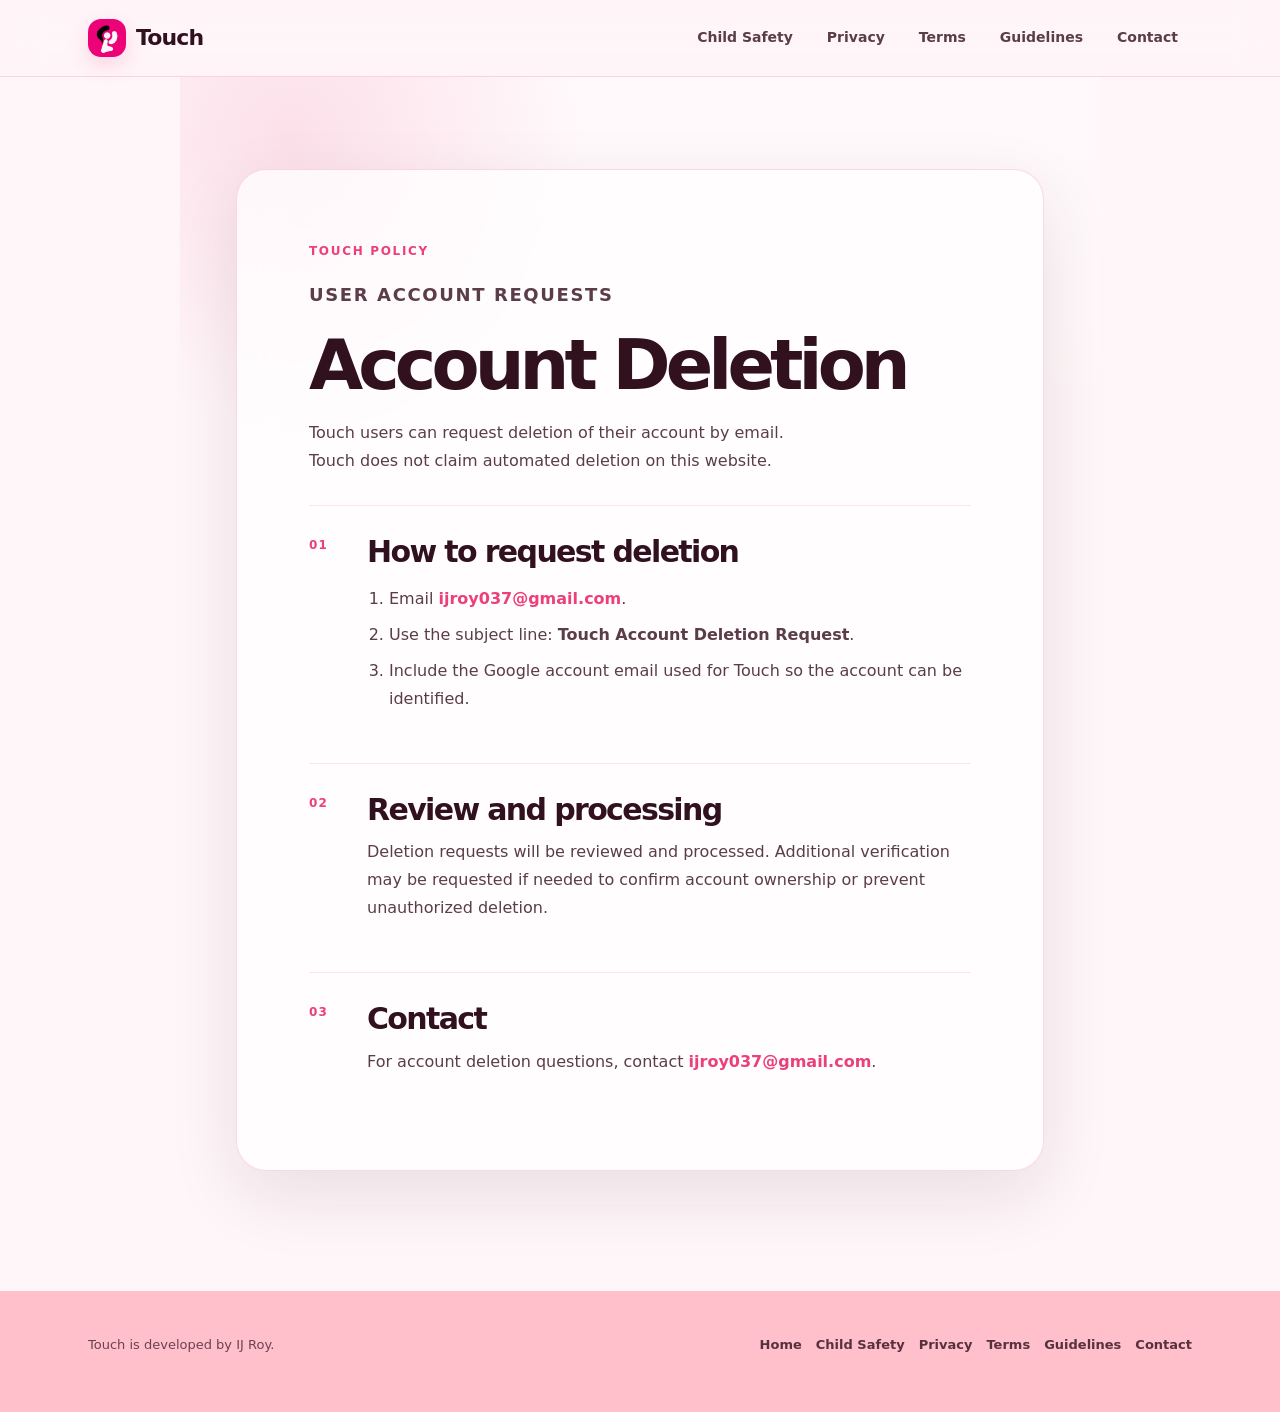
<file: account-deletion/index.html>
<!DOCTYPE html>
<html lang="en">
<head>
  <meta charset="utf-8">
  <meta name="viewport" content="width=device-width, initial-scale=1">
  <title>Account Deletion | Touch</title>
  <meta name="description" content="How to request deletion of a Touch account.">
  <meta property="og:title" content="Touch Account Deletion">
  <meta property="og:description" content="Email IJ Roy to request review and processing of a Touch account deletion request.">
  <meta property="og:type" content="website">
  <meta property="og:url" content="../account-deletion/">
  <link rel="canonical" href="../account-deletion/">
  <meta name="theme-color" content="#f8f9fa">
  <link rel="icon" href="../favicon.ico" sizes="any">
  <link rel="icon" type="image/png" sizes="32x32" href="../public/favicon-32x32.png">
  <link rel="icon" type="image/png" sizes="16x16" href="../public/favicon-16x16.png">
  <link rel="apple-touch-icon" sizes="180x180" href="../public/apple-touch-icon.png">
  <link rel="preconnect" href="https://fonts.googleapis.com">
  <link rel="preconnect" href="https://fonts.gstatic.com" crossorigin>
  <link href="https://fonts.googleapis.com/css2?family=Sora:wght@400;500;600;700&display=swap" rel="stylesheet">
  <link rel="stylesheet" href="../assets/css/styles.css">
  <link rel="stylesheet" href="../assets/css/overrides.css">
</head>
<body>
  <header class="site-header"><nav class="site-nav" aria-label="Primary navigation"><a class="brand" href="../" aria-label="Touch home"><img class="brand-logo" src="../public/Touch%20Logo.png" alt="" aria-hidden="true"><span>Touch</span></a><button class="nav-toggle" type="button" aria-expanded="false" aria-controls="nav-links" aria-label="Open navigation"><svg aria-hidden="true" viewBox="0 0 24 24" fill="none"><path d="M4 7h16M4 12h16M4 17h16" stroke="currentColor" stroke-width="2" stroke-linecap="round"/></svg></button><div class="nav-links" id="nav-links"><a href="../child-safety-standards/">Child Safety</a><a href="../privacy-policy/">Privacy</a><a href="../terms-and-conditions/">Terms</a><a href="../community-guidelines/">Guidelines</a><a href="../contact/">Contact</a></div></nav></header>
  <main class="legal-page">
    <div class="container narrow">
      <article class="reveal">
        <p class="eyebrow">User account requests</p>
        <h1>Account Deletion</h1>
        <p class="lede">Touch users can request deletion of their account by email. Touch does not claim automated deletion on this website.</p>
        <section>
          <h2>How to request deletion</h2>
          <ol>
            <li>Email <a href="mailto:ijroy037@gmail.com">ijroy037@gmail.com</a>.</li>
            <li>Use the subject line: <strong>Touch Account Deletion Request</strong>.</li>
            <li>Include the Google account email used for Touch so the account can be identified.</li>
          </ol>
        </section>
        <section>
          <h2>Review and processing</h2>
          <p>Deletion requests will be reviewed and processed. Additional verification may be requested if needed to confirm account ownership or prevent unauthorized deletion.</p>
        </section>
        <section>
          <h2>Contact</h2>
          <p>For account deletion questions, contact <a href="mailto:ijroy037@gmail.com">ijroy037@gmail.com</a>.</p>
        </section>
      </article>
    </div>
  </main>
  <footer class="site-footer"><div class="container footer-grid"><p>Touch is developed by IJ Roy.</p><nav class="footer-links" aria-label="Legal links"><a href="../">Home</a><a href="../child-safety-standards/">Child Safety</a><a href="../privacy-policy/">Privacy</a><a href="../terms-and-conditions/">Terms</a><a href="../community-guidelines/">Guidelines</a><a href="../contact/">Contact</a></nav></div></footer>
  <script src="../assets/js/main.js"></script>
</body>
</html>
</file>
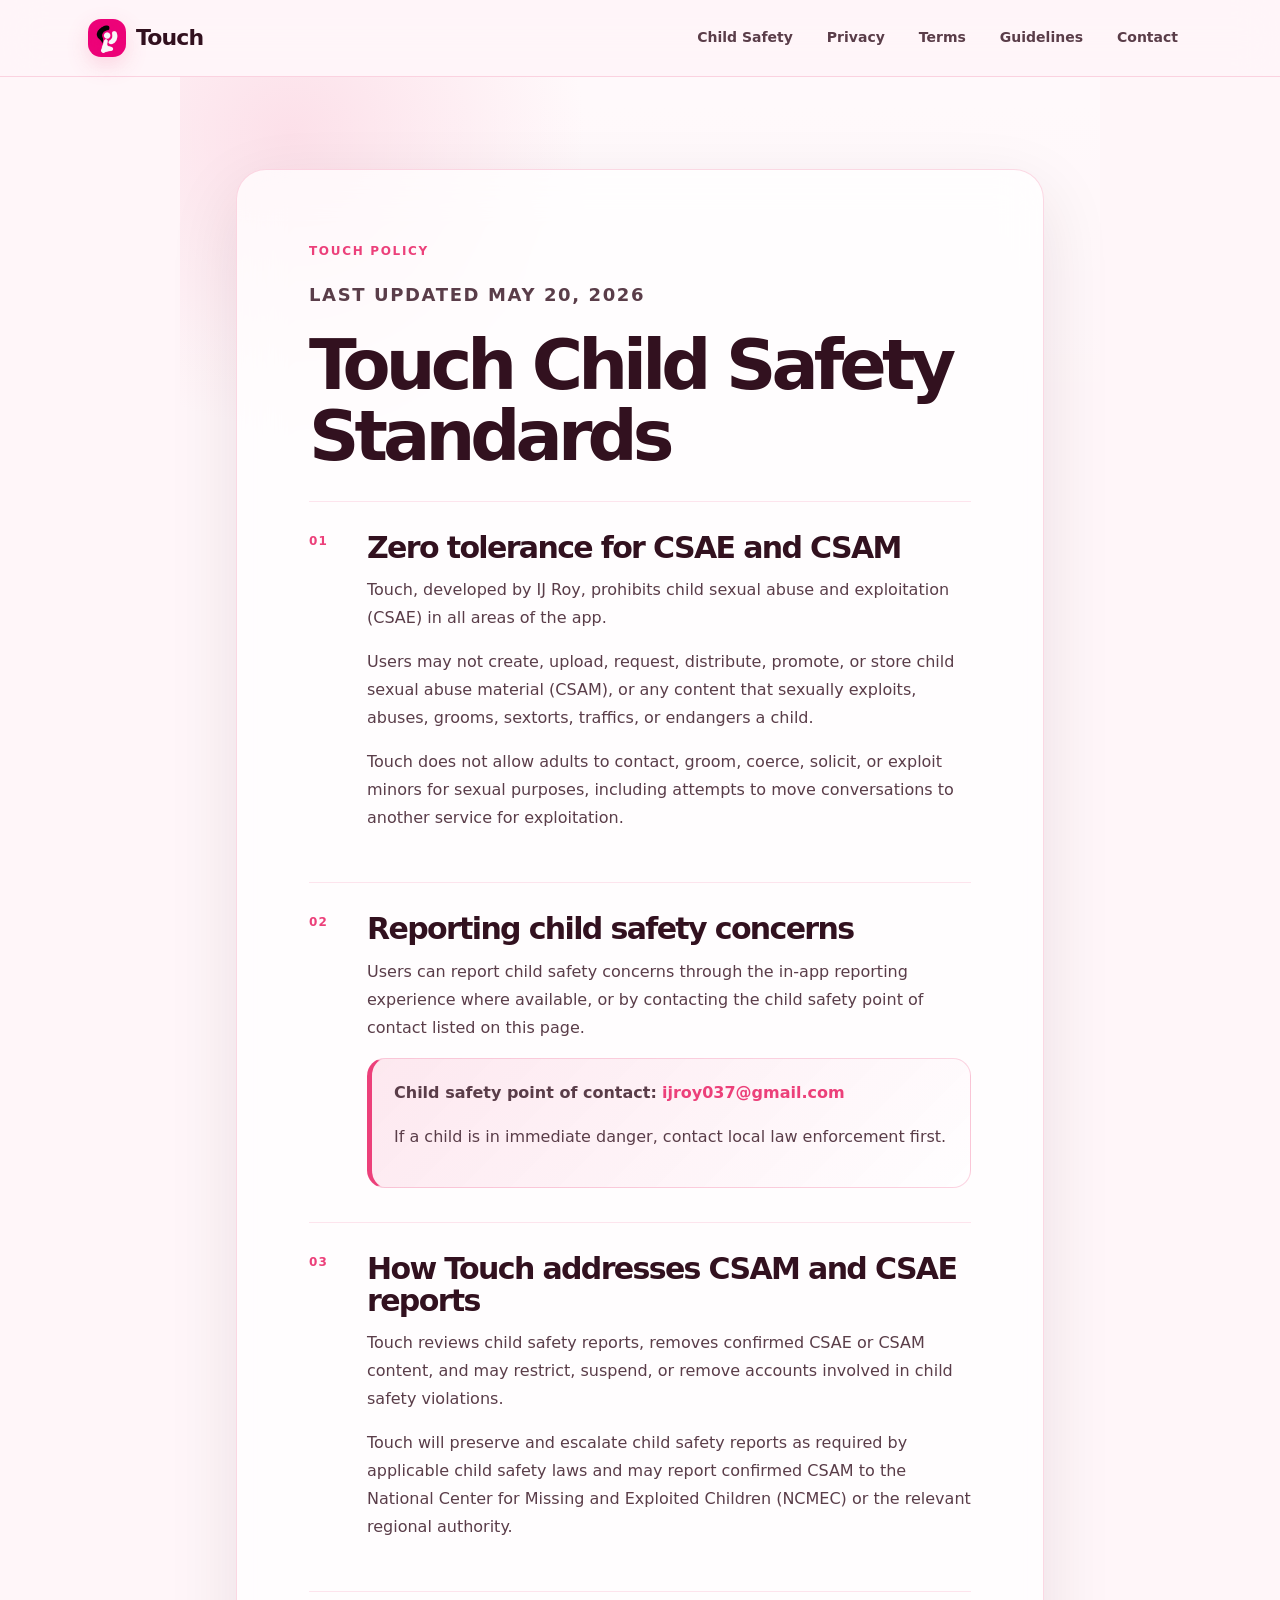
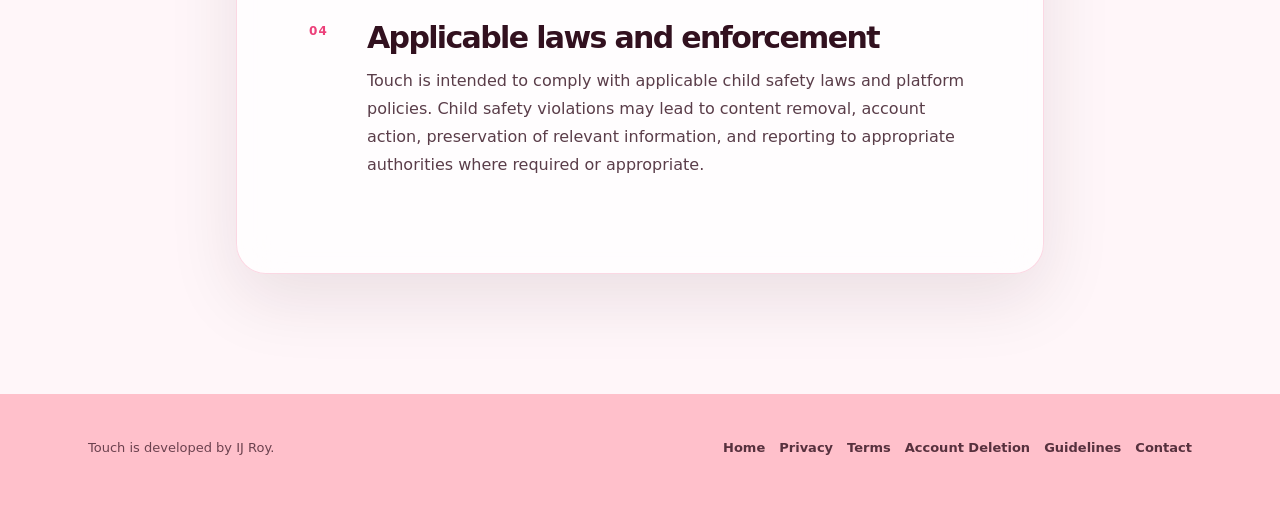
<file: child-safety-standards/index.html>
<!DOCTYPE html>
<html lang="en">
<head>
  <meta charset="utf-8">
  <meta name="viewport" content="width=device-width, initial-scale=1">
  <title>Touch Child Safety Standards | IJ Roy</title>
  <meta name="description" content="Touch Child Safety Standards, including CSAE and CSAM prohibitions, reporting contact, and escalation commitments.">
  <meta property="og:title" content="Touch Child Safety Standards">
  <meta property="og:description" content="Child safety standards for Touch, developed by IJ Roy.">
  <meta property="og:type" content="website">
  <meta property="og:url" content="../child-safety-standards/">
  <link rel="canonical" href="../child-safety-standards/">
  <meta name="theme-color" content="#f8f9fa">
  <link rel="icon" href="../favicon.ico" sizes="any">
  <link rel="icon" type="image/png" sizes="32x32" href="../public/favicon-32x32.png">
  <link rel="icon" type="image/png" sizes="16x16" href="../public/favicon-16x16.png">
  <link rel="apple-touch-icon" sizes="180x180" href="../public/apple-touch-icon.png">
  <link rel="preconnect" href="https://fonts.googleapis.com">
  <link rel="preconnect" href="https://fonts.gstatic.com" crossorigin>
  <link href="https://fonts.googleapis.com/css2?family=Sora:wght@400;500;600;700&display=swap" rel="stylesheet">
  <link rel="stylesheet" href="../assets/css/styles.css">
  <link rel="stylesheet" href="../assets/css/overrides.css">
</head>
<body>
  <header class="site-header">
    <nav class="site-nav" aria-label="Primary navigation">
      <a class="brand" href="../" aria-label="Touch home"><img class="brand-logo" src="../public/Touch%20Logo.png" alt="" aria-hidden="true"><span>Touch</span></a>
      <button class="nav-toggle" type="button" aria-expanded="false" aria-controls="nav-links" aria-label="Open navigation"><svg aria-hidden="true" viewBox="0 0 24 24" fill="none"><path d="M4 7h16M4 12h16M4 17h16" stroke="currentColor" stroke-width="2" stroke-linecap="round"/></svg></button>
      <div class="nav-links" id="nav-links">
        <a href="../child-safety-standards/" aria-current="page">Child Safety</a>
        <a href="../privacy-policy/">Privacy</a>
        <a href="../terms-and-conditions/">Terms</a>
        <a href="../community-guidelines/">Guidelines</a>
        <a href="../contact/">Contact</a>
      </div>
    </nav>
  </header>
  <main class="legal-page">
    <div class="container narrow">
      <article class="reveal">
        <p class="eyebrow">Last updated May 20, 2026</p>
        <h1>Touch Child Safety Standards</h1>
        <section>
          <h2>Zero tolerance for CSAE and CSAM</h2>
          <p>Touch, developed by IJ Roy, prohibits child sexual abuse and exploitation (CSAE) in all areas of the app.</p>
          <p>Users may not create, upload, request, distribute, promote, or store child sexual abuse material (CSAM), or any content that sexually exploits, abuses, grooms, sextorts, traffics, or endangers a child.</p>
          <p>Touch does not allow adults to contact, groom, coerce, solicit, or exploit minors for sexual purposes, including attempts to move conversations to another service for exploitation.</p>
        </section>
        <section>
          <h2>Reporting child safety concerns</h2>
          <p>Users can report child safety concerns through the in-app reporting experience where available, or by contacting the child safety point of contact listed on this page.</p>
          <div class="callout">
            <p><strong>Child safety point of contact:</strong> <a href="mailto:ijroy037@gmail.com">ijroy037@gmail.com</a></p>
            <p>If a child is in immediate danger, contact local law enforcement first.</p>
          </div>
        </section>
        <section>
          <h2>How Touch addresses CSAM and CSAE reports</h2>
          <p>Touch reviews child safety reports, removes confirmed CSAE or CSAM content, and may restrict, suspend, or remove accounts involved in child safety violations.</p>
          <p>Touch will preserve and escalate child safety reports as required by applicable child safety laws and may report confirmed CSAM to the National Center for Missing and Exploited Children (NCMEC) or the relevant regional authority.</p>
        </section>
        <section>
          <h2>Applicable laws and enforcement</h2>
          <p>Touch is intended to comply with applicable child safety laws and platform policies. Child safety violations may lead to content removal, account action, preservation of relevant information, and reporting to appropriate authorities where required or appropriate.</p>
        </section>
      </article>
    </div>
  </main>
  <footer class="site-footer">
    <div class="container footer-grid">
      <p>Touch is developed by IJ Roy.</p>
      <nav class="footer-links" aria-label="Legal links">
        <a href="../">Home</a><a href="../privacy-policy/">Privacy</a><a href="../terms-and-conditions/">Terms</a><a href="../account-deletion/">Account Deletion</a><a href="../community-guidelines/">Guidelines</a><a href="../contact/">Contact</a>
      </nav>
    </div>
  </footer>
  <script src="../assets/js/main.js"></script>
</body>
</html>
</file>
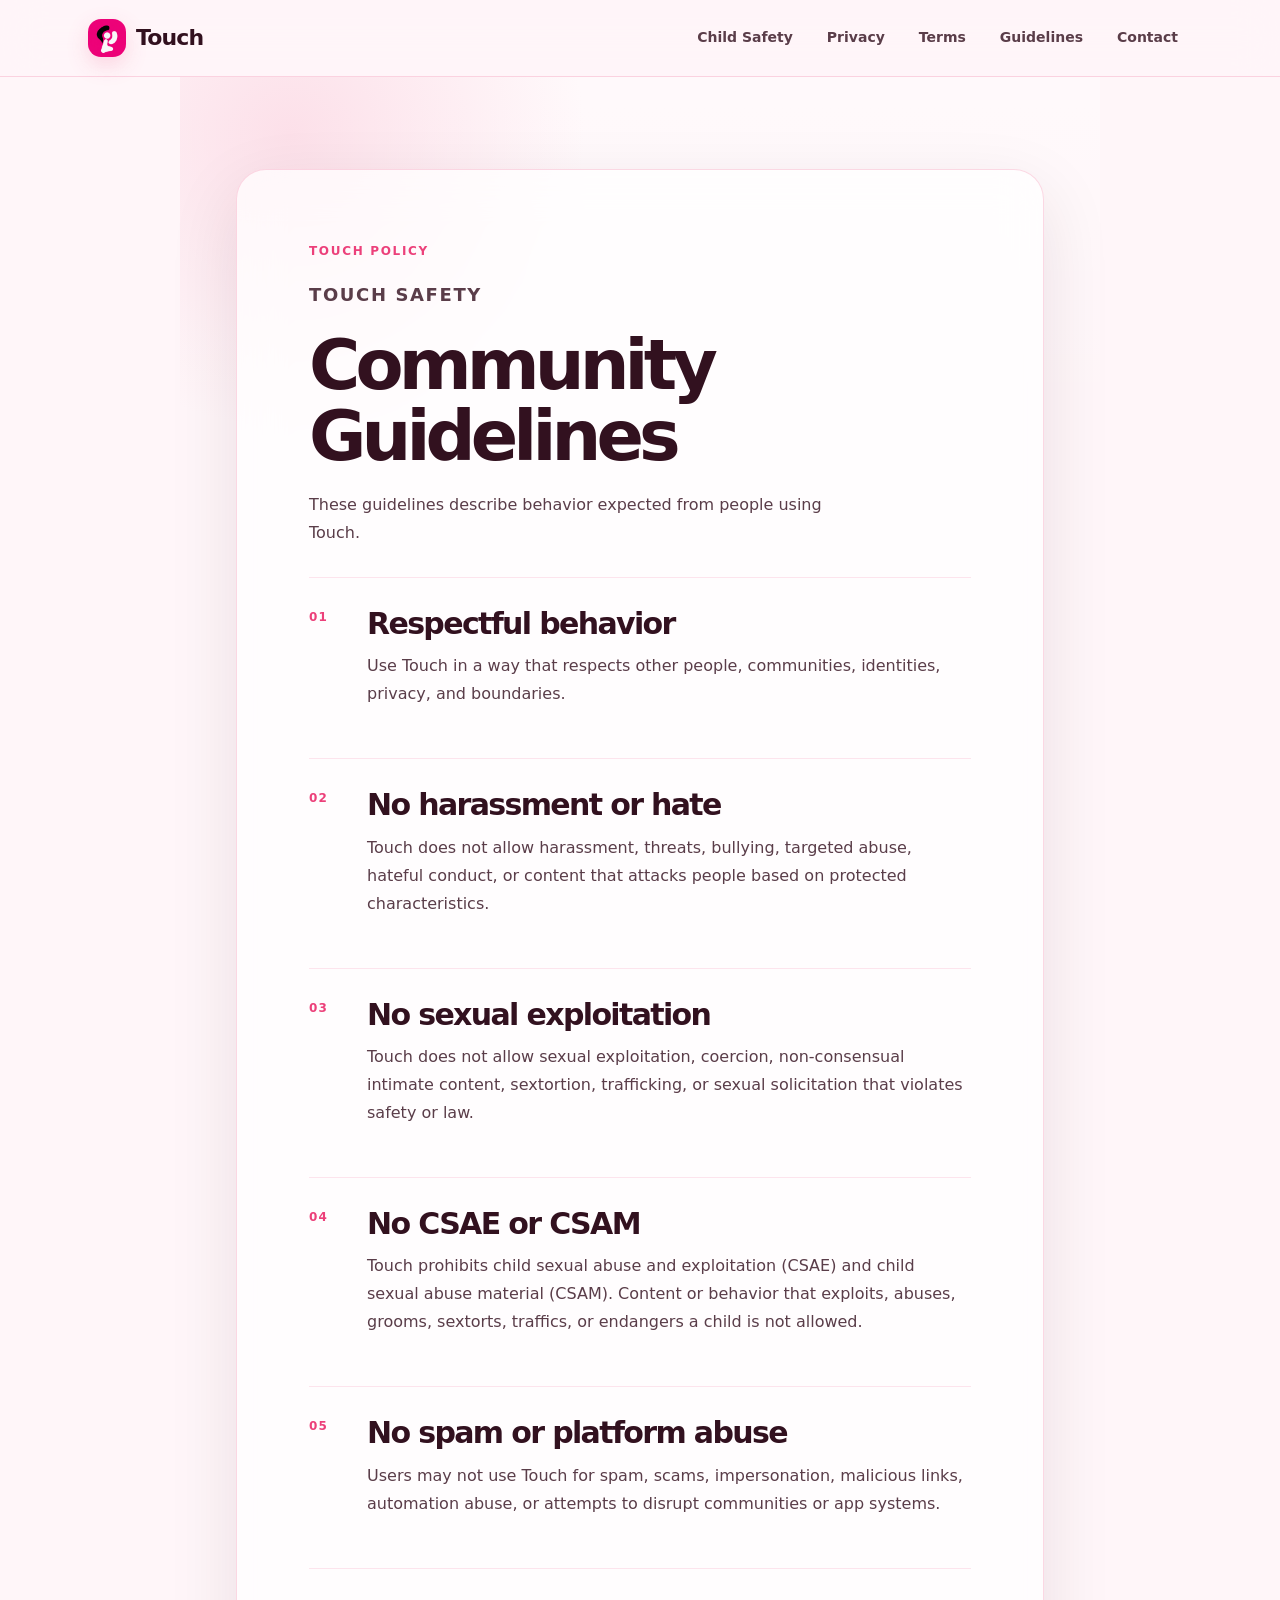
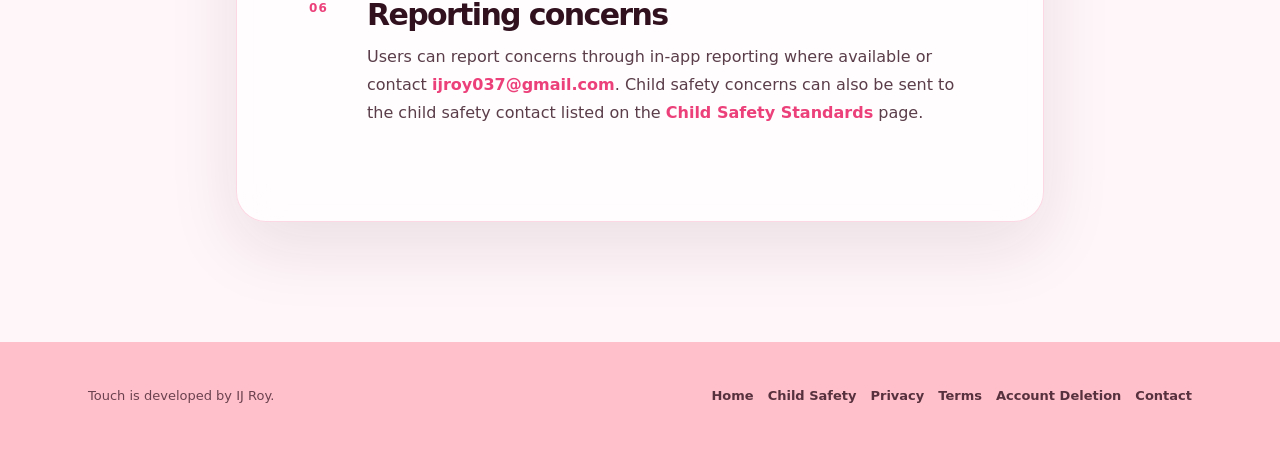
<file: community-guidelines/index.html>
<!DOCTYPE html>
<html lang="en">
<head>
  <meta charset="utf-8">
  <meta name="viewport" content="width=device-width, initial-scale=1">
  <title>Community Guidelines | Touch</title>
  <meta name="description" content="Community Guidelines for respectful and safe use of Touch.">
  <meta property="og:title" content="Touch Community Guidelines">
  <meta property="og:description" content="Rules against harassment, hate, sexual exploitation, CSAE, CSAM, spam, and abuse on Touch.">
  <meta property="og:type" content="website">
  <meta property="og:url" content="../community-guidelines/">
  <link rel="canonical" href="../community-guidelines/">
  <meta name="theme-color" content="#f8f9fa">
  <link rel="icon" href="../favicon.ico" sizes="any">
  <link rel="icon" type="image/png" sizes="32x32" href="../public/favicon-32x32.png">
  <link rel="icon" type="image/png" sizes="16x16" href="../public/favicon-16x16.png">
  <link rel="apple-touch-icon" sizes="180x180" href="../public/apple-touch-icon.png">
  <link rel="preconnect" href="https://fonts.googleapis.com">
  <link rel="preconnect" href="https://fonts.gstatic.com" crossorigin>
  <link href="https://fonts.googleapis.com/css2?family=Sora:wght@400;500;600;700&display=swap" rel="stylesheet">
  <link rel="stylesheet" href="../assets/css/styles.css">
  <link rel="stylesheet" href="../assets/css/overrides.css">
</head>
<body>
  <header class="site-header"><nav class="site-nav" aria-label="Primary navigation"><a class="brand" href="../" aria-label="Touch home"><img class="brand-logo" src="../public/Touch%20Logo.png" alt="" aria-hidden="true"><span>Touch</span></a><button class="nav-toggle" type="button" aria-expanded="false" aria-controls="nav-links" aria-label="Open navigation"><svg aria-hidden="true" viewBox="0 0 24 24" fill="none"><path d="M4 7h16M4 12h16M4 17h16" stroke="currentColor" stroke-width="2" stroke-linecap="round"/></svg></button><div class="nav-links" id="nav-links"><a href="../child-safety-standards/">Child Safety</a><a href="../privacy-policy/">Privacy</a><a href="../terms-and-conditions/">Terms</a><a href="../community-guidelines/" aria-current="page">Guidelines</a><a href="../contact/">Contact</a></div></nav></header>
  <main class="legal-page">
    <div class="container narrow">
      <article class="reveal">
        <p class="eyebrow">Touch safety</p>
        <h1>Community Guidelines</h1>
        <p class="lede">These guidelines describe behavior expected from people using Touch.</p>
        <section>
          <h2>Respectful behavior</h2>
          <p>Use Touch in a way that respects other people, communities, identities, privacy, and boundaries.</p>
        </section>
        <section>
          <h2>No harassment or hate</h2>
          <p>Touch does not allow harassment, threats, bullying, targeted abuse, hateful conduct, or content that attacks people based on protected characteristics.</p>
        </section>
        <section>
          <h2>No sexual exploitation</h2>
          <p>Touch does not allow sexual exploitation, coercion, non-consensual intimate content, sextortion, trafficking, or sexual solicitation that violates safety or law.</p>
        </section>
        <section>
          <h2>No CSAE or CSAM</h2>
          <p>Touch prohibits child sexual abuse and exploitation (CSAE) and child sexual abuse material (CSAM). Content or behavior that exploits, abuses, grooms, sextorts, traffics, or endangers a child is not allowed.</p>
        </section>
        <section>
          <h2>No spam or platform abuse</h2>
          <p>Users may not use Touch for spam, scams, impersonation, malicious links, automation abuse, or attempts to disrupt communities or app systems.</p>
        </section>
        <section>
          <h2>Reporting concerns</h2>
          <p>Users can report concerns through in-app reporting where available or contact <a href="mailto:ijroy037@gmail.com">ijroy037@gmail.com</a>. Child safety concerns can also be sent to the child safety contact listed on the <a href="../child-safety-standards/">Child Safety Standards</a> page.</p>
        </section>
      </article>
    </div>
  </main>
  <footer class="site-footer"><div class="container footer-grid"><p>Touch is developed by IJ Roy.</p><nav class="footer-links" aria-label="Legal links"><a href="../">Home</a><a href="../child-safety-standards/">Child Safety</a><a href="../privacy-policy/">Privacy</a><a href="../terms-and-conditions/">Terms</a><a href="../account-deletion/">Account Deletion</a><a href="../contact/">Contact</a></nav></div></footer>
  <script src="../assets/js/main.js"></script>
</body>
</html>
</file>
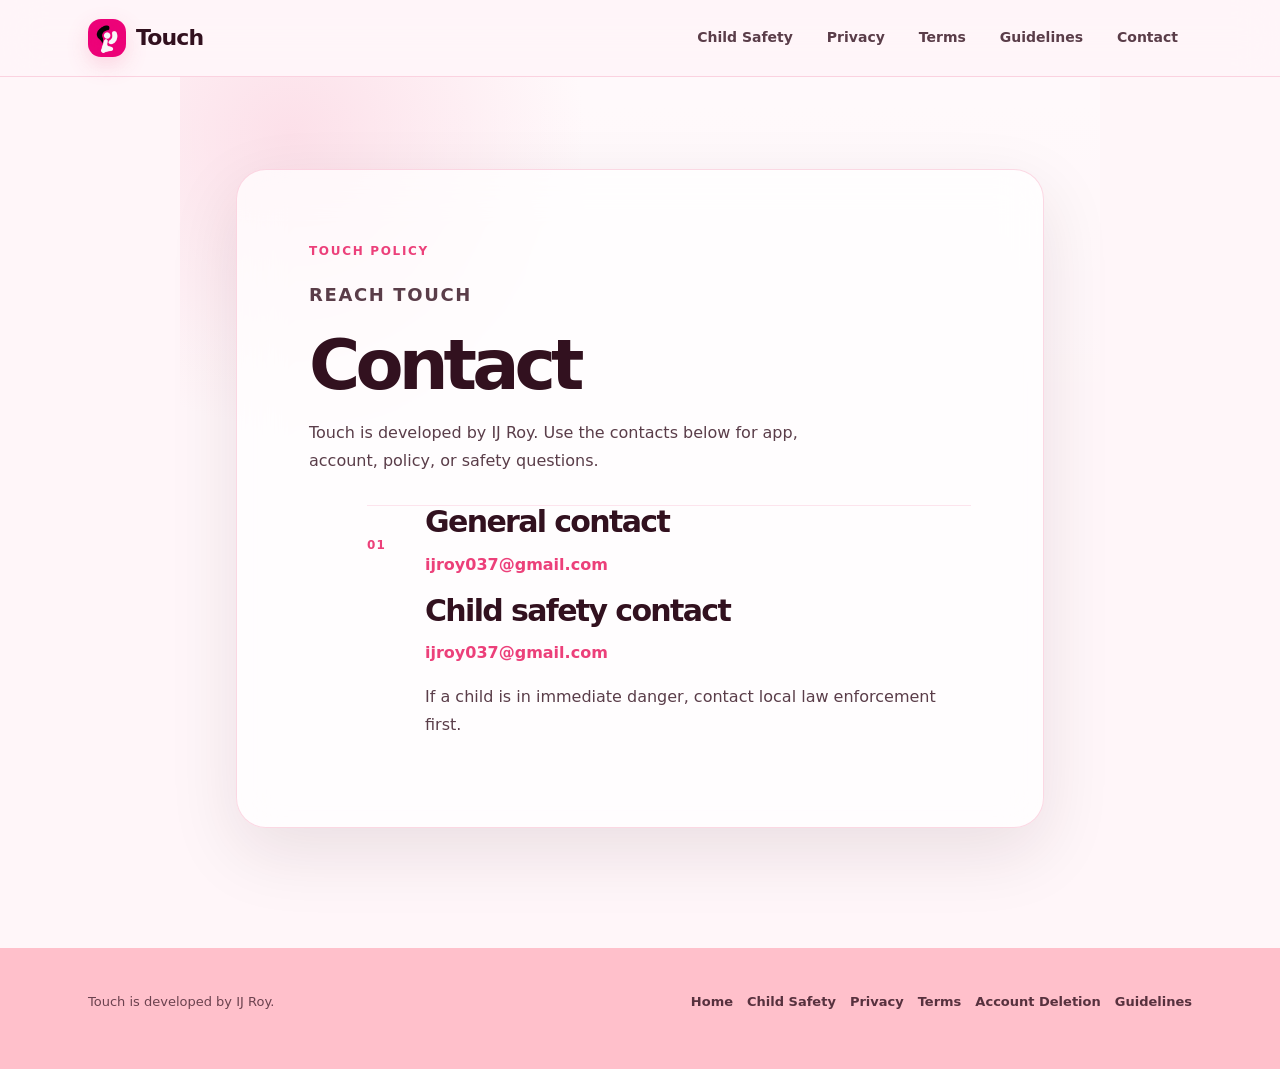
<file: contact/index.html>
<!DOCTYPE html>
<html lang="en">
<head>
  <meta charset="utf-8">
  <meta name="viewport" content="width=device-width, initial-scale=1">
  <title>Contact | Touch</title>
  <meta name="description" content="Contact information for Touch, including general and child safety contact emails.">
  <meta property="og:title" content="Contact Touch">
  <meta property="og:description" content="General and child safety contact information for Touch by IJ Roy.">
  <meta property="og:type" content="website">
  <meta property="og:url" content="../contact/">
  <link rel="canonical" href="../contact/">
  <meta name="theme-color" content="#f8f9fa">
  <link rel="icon" href="../favicon.ico" sizes="any">
  <link rel="icon" type="image/png" sizes="32x32" href="../public/favicon-32x32.png">
  <link rel="icon" type="image/png" sizes="16x16" href="../public/favicon-16x16.png">
  <link rel="apple-touch-icon" sizes="180x180" href="../public/apple-touch-icon.png">
  <link rel="preconnect" href="https://fonts.googleapis.com">
  <link rel="preconnect" href="https://fonts.gstatic.com" crossorigin>
  <link href="https://fonts.googleapis.com/css2?family=Sora:wght@400;500;600;700&display=swap" rel="stylesheet">
  <link rel="stylesheet" href="../assets/css/styles.css">
  <link rel="stylesheet" href="../assets/css/overrides.css">
</head>
<body>
  <header class="site-header"><nav class="site-nav" aria-label="Primary navigation"><a class="brand" href="../" aria-label="Touch home"><img class="brand-logo" src="../public/Touch%20Logo.png" alt="" aria-hidden="true"><span>Touch</span></a><button class="nav-toggle" type="button" aria-expanded="false" aria-controls="nav-links" aria-label="Open navigation"><svg aria-hidden="true" viewBox="0 0 24 24" fill="none"><path d="M4 7h16M4 12h16M4 17h16" stroke="currentColor" stroke-width="2" stroke-linecap="round"/></svg></button><div class="nav-links" id="nav-links"><a href="../child-safety-standards/">Child Safety</a><a href="../privacy-policy/">Privacy</a><a href="../terms-and-conditions/">Terms</a><a href="../community-guidelines/">Guidelines</a><a href="../contact/" aria-current="page">Contact</a></div></nav></header>
  <main class="legal-page">
    <div class="container narrow">
      <article class="reveal">
        <p class="eyebrow">Reach Touch</p>
        <h1>Contact</h1>
        <p class="lede">Touch is developed by IJ Roy. Use the contacts below for app, account, policy, or safety questions.</p>
        <section class="contact-list">
          <div class="card">
            <h2>General contact</h2>
            <p><a href="mailto:ijroy037@gmail.com">ijroy037@gmail.com</a></p>
          </div>
          <div class="card">
            <h2>Child safety contact</h2>
            <p><a href="mailto:ijroy037@gmail.com">ijroy037@gmail.com</a></p>
            <p>If a child is in immediate danger, contact local law enforcement first.</p>
          </div>
        </section>
      </article>
    </div>
  </main>
  <footer class="site-footer"><div class="container footer-grid"><p>Touch is developed by IJ Roy.</p><nav class="footer-links" aria-label="Legal links"><a href="../">Home</a><a href="../child-safety-standards/">Child Safety</a><a href="../privacy-policy/">Privacy</a><a href="../terms-and-conditions/">Terms</a><a href="../account-deletion/">Account Deletion</a><a href="../community-guidelines/">Guidelines</a></nav></div></footer>
  <script src="../assets/js/main.js"></script>
</body>
</html>
</file>
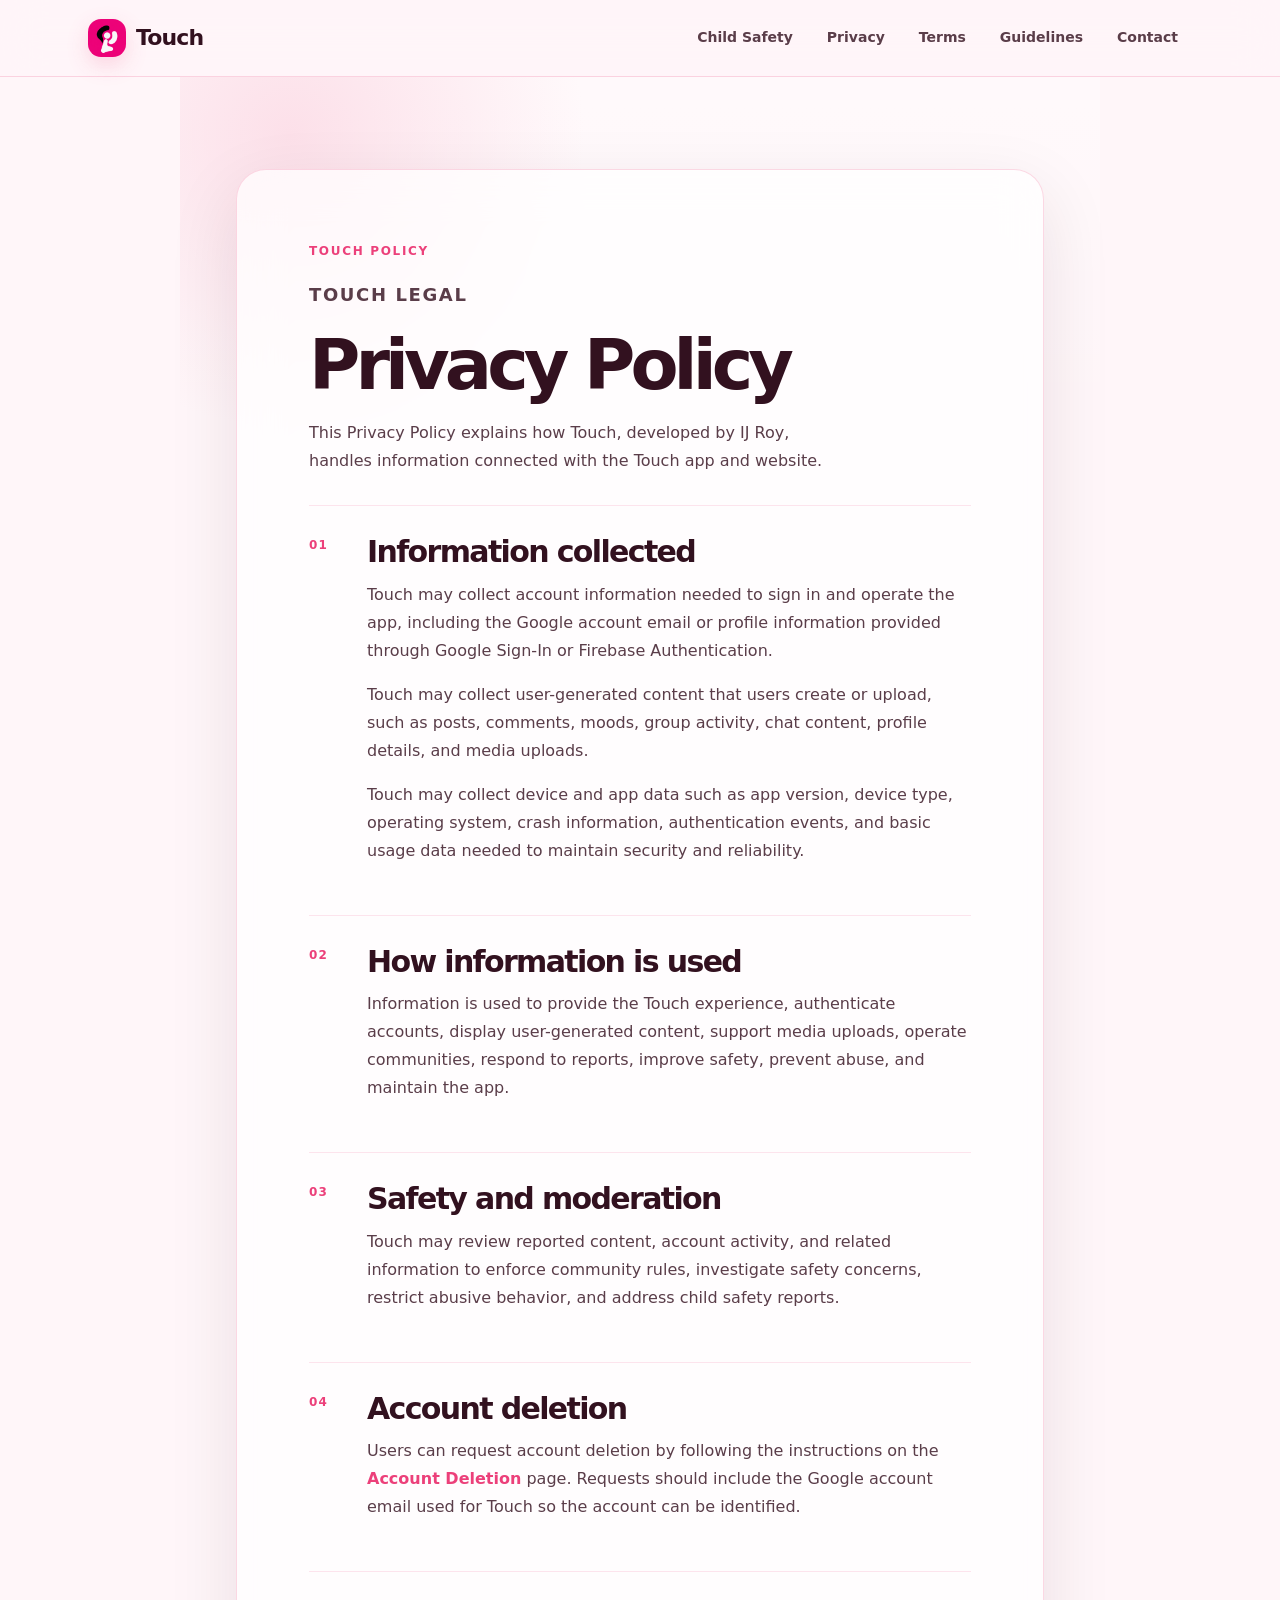
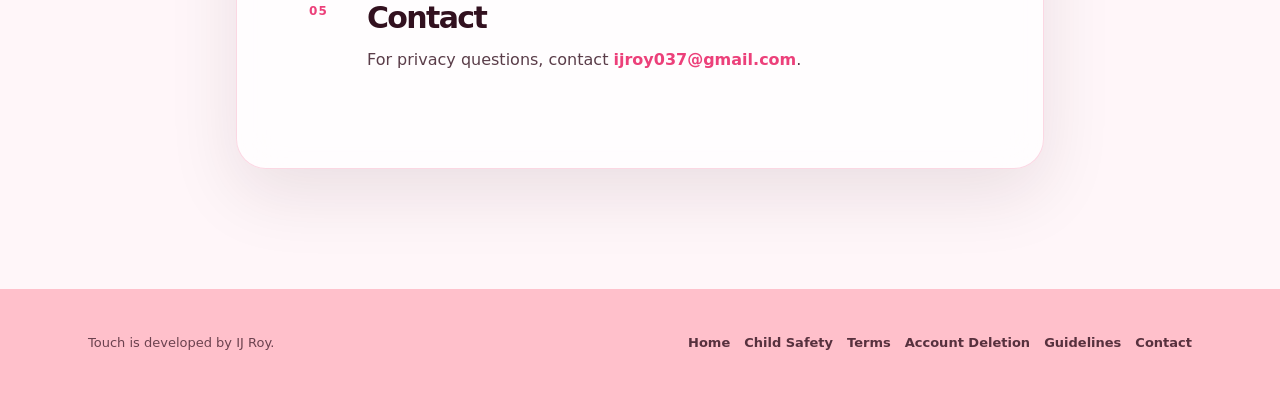
<file: privacy-policy/index.html>
<!DOCTYPE html>
<html lang="en">
<head>
  <meta charset="utf-8">
  <meta name="viewport" content="width=device-width, initial-scale=1">
  <title>Privacy Policy | Touch</title>
  <meta name="description" content="Privacy Policy for Touch, a social app developed by IJ Roy.">
  <meta property="og:title" content="Touch Privacy Policy">
  <meta property="og:description" content="How Touch handles account, content, media, device, and safety information.">
  <meta property="og:type" content="website">
  <meta property="og:url" content="../privacy-policy/">
  <link rel="canonical" href="../privacy-policy/">
  <meta name="theme-color" content="#f8f9fa">
  <link rel="icon" href="../favicon.ico" sizes="any">
  <link rel="icon" type="image/png" sizes="32x32" href="../public/favicon-32x32.png">
  <link rel="icon" type="image/png" sizes="16x16" href="../public/favicon-16x16.png">
  <link rel="apple-touch-icon" sizes="180x180" href="../public/apple-touch-icon.png">
  <link rel="preconnect" href="https://fonts.googleapis.com">
  <link rel="preconnect" href="https://fonts.gstatic.com" crossorigin>
  <link href="https://fonts.googleapis.com/css2?family=Sora:wght@400;500;600;700&display=swap" rel="stylesheet">
  <link rel="stylesheet" href="../assets/css/styles.css">
  <link rel="stylesheet" href="../assets/css/overrides.css">
</head>
<body>
  <header class="site-header">
    <nav class="site-nav" aria-label="Primary navigation">
      <a class="brand" href="../" aria-label="Touch home"><img class="brand-logo" src="../public/Touch%20Logo.png" alt="" aria-hidden="true"><span>Touch</span></a>
      <button class="nav-toggle" type="button" aria-expanded="false" aria-controls="nav-links" aria-label="Open navigation"><svg aria-hidden="true" viewBox="0 0 24 24" fill="none"><path d="M4 7h16M4 12h16M4 17h16" stroke="currentColor" stroke-width="2" stroke-linecap="round"/></svg></button>
      <div class="nav-links" id="nav-links">
        <a href="../child-safety-standards/">Child Safety</a><a href="../privacy-policy/" aria-current="page">Privacy</a><a href="../terms-and-conditions/">Terms</a><a href="../community-guidelines/">Guidelines</a><a href="../contact/">Contact</a>
      </div>
    </nav>
  </header>
  <main class="legal-page">
    <div class="container narrow">
      <article class="reveal">
        <p class="eyebrow">Touch legal</p>
        <h1>Privacy Policy</h1>
        <p class="lede">This Privacy Policy explains how Touch, developed by IJ Roy, handles information connected with the Touch app and website.</p>
        <section>
          <h2>Information collected</h2>
          <p>Touch may collect account information needed to sign in and operate the app, including the Google account email or profile information provided through Google Sign-In or Firebase Authentication.</p>
          <p>Touch may collect user-generated content that users create or upload, such as posts, comments, moods, group activity, chat content, profile details, and media uploads.</p>
          <p>Touch may collect device and app data such as app version, device type, operating system, crash information, authentication events, and basic usage data needed to maintain security and reliability.</p>
        </section>
        <section>
          <h2>How information is used</h2>
          <p>Information is used to provide the Touch experience, authenticate accounts, display user-generated content, support media uploads, operate communities, respond to reports, improve safety, prevent abuse, and maintain the app.</p>
        </section>
        <section>
          <h2>Safety and moderation</h2>
          <p>Touch may review reported content, account activity, and related information to enforce community rules, investigate safety concerns, restrict abusive behavior, and address child safety reports.</p>
        </section>
        <section>
          <h2>Account deletion</h2>
          <p>Users can request account deletion by following the instructions on the <a href="../account-deletion/">Account Deletion</a> page. Requests should include the Google account email used for Touch so the account can be identified.</p>
        </section>
        <section>
          <h2>Contact</h2>
          <p>For privacy questions, contact <a href="mailto:ijroy037@gmail.com">ijroy037@gmail.com</a>.</p>
        </section>
      </article>
    </div>
  </main>
  <footer class="site-footer"><div class="container footer-grid"><p>Touch is developed by IJ Roy.</p><nav class="footer-links" aria-label="Legal links"><a href="../">Home</a><a href="../child-safety-standards/">Child Safety</a><a href="../terms-and-conditions/">Terms</a><a href="../account-deletion/">Account Deletion</a><a href="../community-guidelines/">Guidelines</a><a href="../contact/">Contact</a></nav></div></footer>
  <script src="../assets/js/main.js"></script>
</body>
</html>
</file>
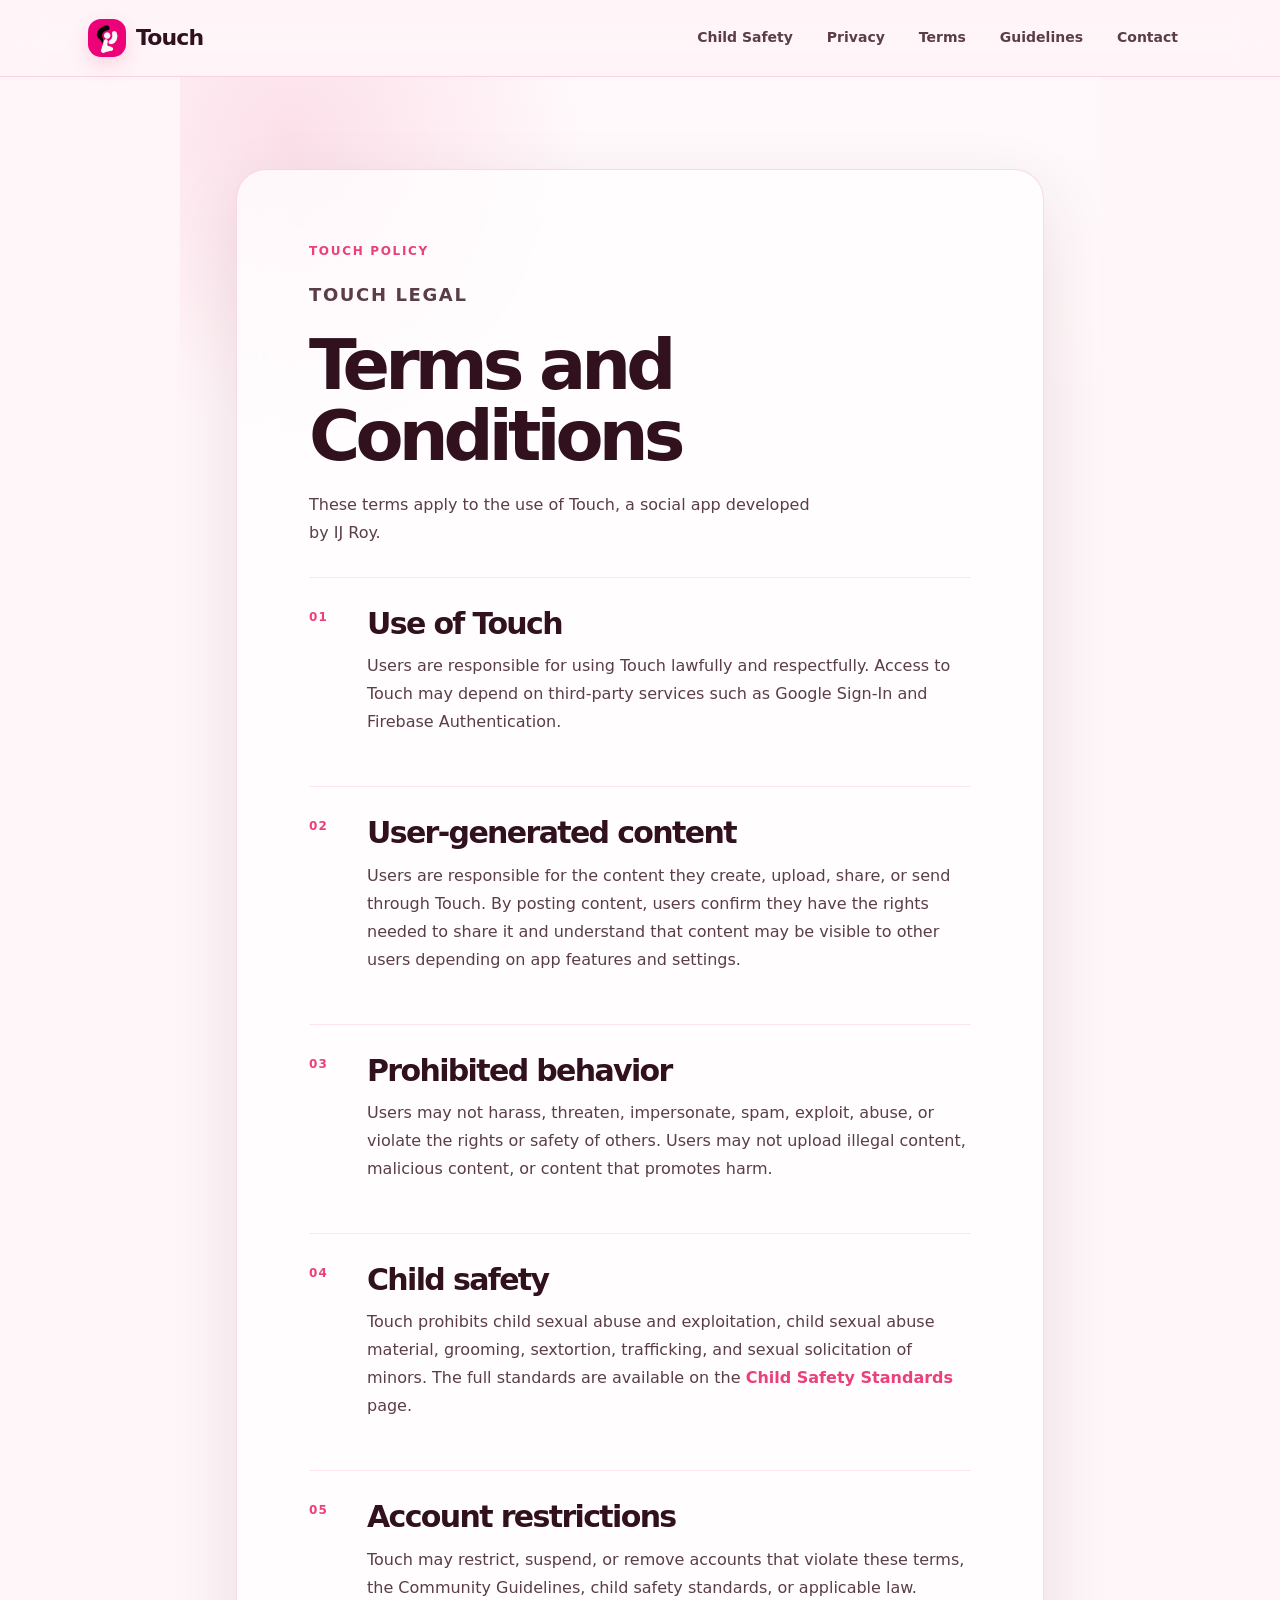
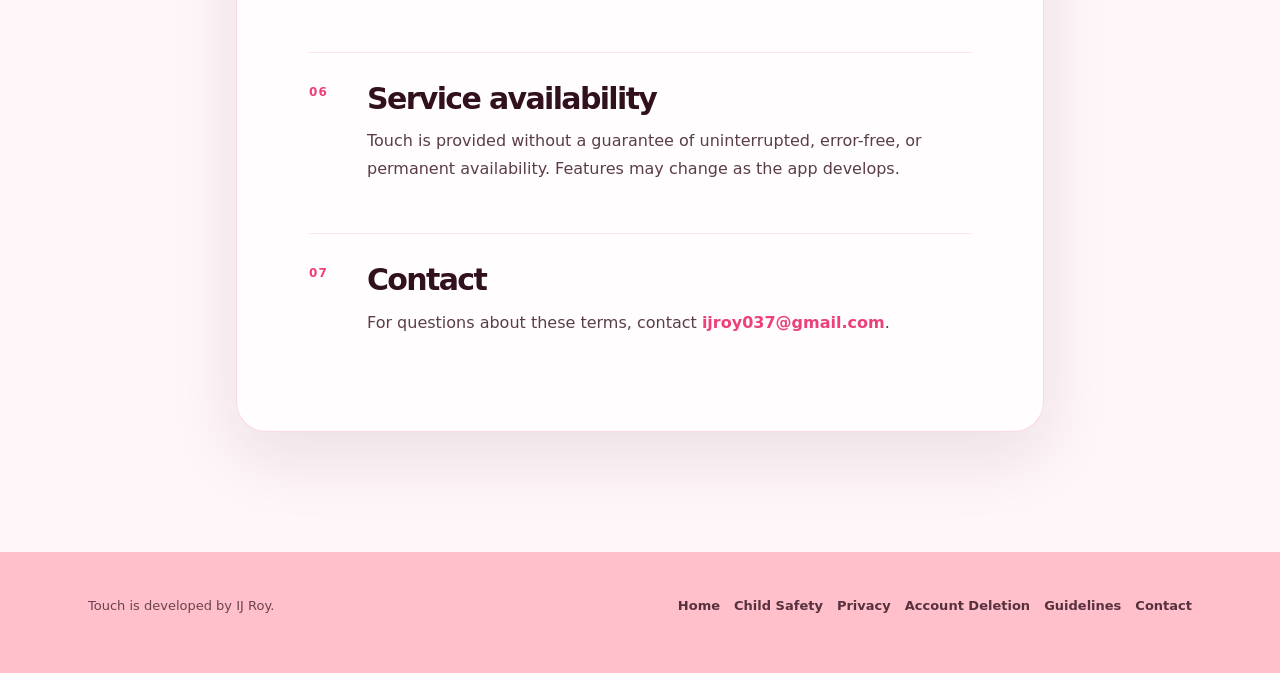
<file: terms-and-conditions/index.html>
<!DOCTYPE html>
<html lang="en">
<head>
  <meta charset="utf-8">
  <meta name="viewport" content="width=device-width, initial-scale=1">
  <title>Terms and Conditions | Touch</title>
  <meta name="description" content="Terms and Conditions for using Touch, developed by IJ Roy.">
  <meta property="og:title" content="Touch Terms and Conditions">
  <meta property="og:description" content="Use rules, user content terms, prohibited behavior, and account restrictions for Touch.">
  <meta property="og:type" content="website">
  <meta property="og:url" content="../terms-and-conditions/">
  <link rel="canonical" href="../terms-and-conditions/">
  <meta name="theme-color" content="#f8f9fa">
  <link rel="icon" href="../favicon.ico" sizes="any">
  <link rel="icon" type="image/png" sizes="32x32" href="../public/favicon-32x32.png">
  <link rel="icon" type="image/png" sizes="16x16" href="../public/favicon-16x16.png">
  <link rel="apple-touch-icon" sizes="180x180" href="../public/apple-touch-icon.png">
  <link rel="preconnect" href="https://fonts.googleapis.com">
  <link rel="preconnect" href="https://fonts.gstatic.com" crossorigin>
  <link href="https://fonts.googleapis.com/css2?family=Sora:wght@400;500;600;700&display=swap" rel="stylesheet">
  <link rel="stylesheet" href="../assets/css/styles.css">
  <link rel="stylesheet" href="../assets/css/overrides.css">
</head>
<body>
  <header class="site-header"><nav class="site-nav" aria-label="Primary navigation"><a class="brand" href="../" aria-label="Touch home"><img class="brand-logo" src="../public/Touch%20Logo.png" alt="" aria-hidden="true"><span>Touch</span></a><button class="nav-toggle" type="button" aria-expanded="false" aria-controls="nav-links" aria-label="Open navigation"><svg aria-hidden="true" viewBox="0 0 24 24" fill="none"><path d="M4 7h16M4 12h16M4 17h16" stroke="currentColor" stroke-width="2" stroke-linecap="round"/></svg></button><div class="nav-links" id="nav-links"><a href="../child-safety-standards/">Child Safety</a><a href="../privacy-policy/">Privacy</a><a href="../terms-and-conditions/" aria-current="page">Terms</a><a href="../community-guidelines/">Guidelines</a><a href="../contact/">Contact</a></div></nav></header>
  <main class="legal-page">
    <div class="container narrow">
      <article class="reveal">
        <p class="eyebrow">Touch legal</p>
        <h1>Terms and Conditions</h1>
        <p class="lede">These terms apply to the use of Touch, a social app developed by IJ Roy.</p>
        <section>
          <h2>Use of Touch</h2>
          <p>Users are responsible for using Touch lawfully and respectfully. Access to Touch may depend on third-party services such as Google Sign-In and Firebase Authentication.</p>
        </section>
        <section>
          <h2>User-generated content</h2>
          <p>Users are responsible for the content they create, upload, share, or send through Touch. By posting content, users confirm they have the rights needed to share it and understand that content may be visible to other users depending on app features and settings.</p>
        </section>
        <section>
          <h2>Prohibited behavior</h2>
          <p>Users may not harass, threaten, impersonate, spam, exploit, abuse, or violate the rights or safety of others. Users may not upload illegal content, malicious content, or content that promotes harm.</p>
        </section>
        <section>
          <h2>Child safety</h2>
          <p>Touch prohibits child sexual abuse and exploitation, child sexual abuse material, grooming, sextortion, trafficking, and sexual solicitation of minors. The full standards are available on the <a href="../child-safety-standards/">Child Safety Standards</a> page.</p>
        </section>
        <section>
          <h2>Account restrictions</h2>
          <p>Touch may restrict, suspend, or remove accounts that violate these terms, the Community Guidelines, child safety standards, or applicable law.</p>
        </section>
        <section>
          <h2>Service availability</h2>
          <p>Touch is provided without a guarantee of uninterrupted, error-free, or permanent availability. Features may change as the app develops.</p>
        </section>
        <section>
          <h2>Contact</h2>
          <p>For questions about these terms, contact <a href="mailto:ijroy037@gmail.com">ijroy037@gmail.com</a>.</p>
        </section>
      </article>
    </div>
  </main>
  <footer class="site-footer"><div class="container footer-grid"><p>Touch is developed by IJ Roy.</p><nav class="footer-links" aria-label="Legal links"><a href="../">Home</a><a href="../child-safety-standards/">Child Safety</a><a href="../privacy-policy/">Privacy</a><a href="../account-deletion/">Account Deletion</a><a href="../community-guidelines/">Guidelines</a><a href="../contact/">Contact</a></nav></div></footer>
  <script src="../assets/js/main.js"></script>
</body>
</html>
</file>
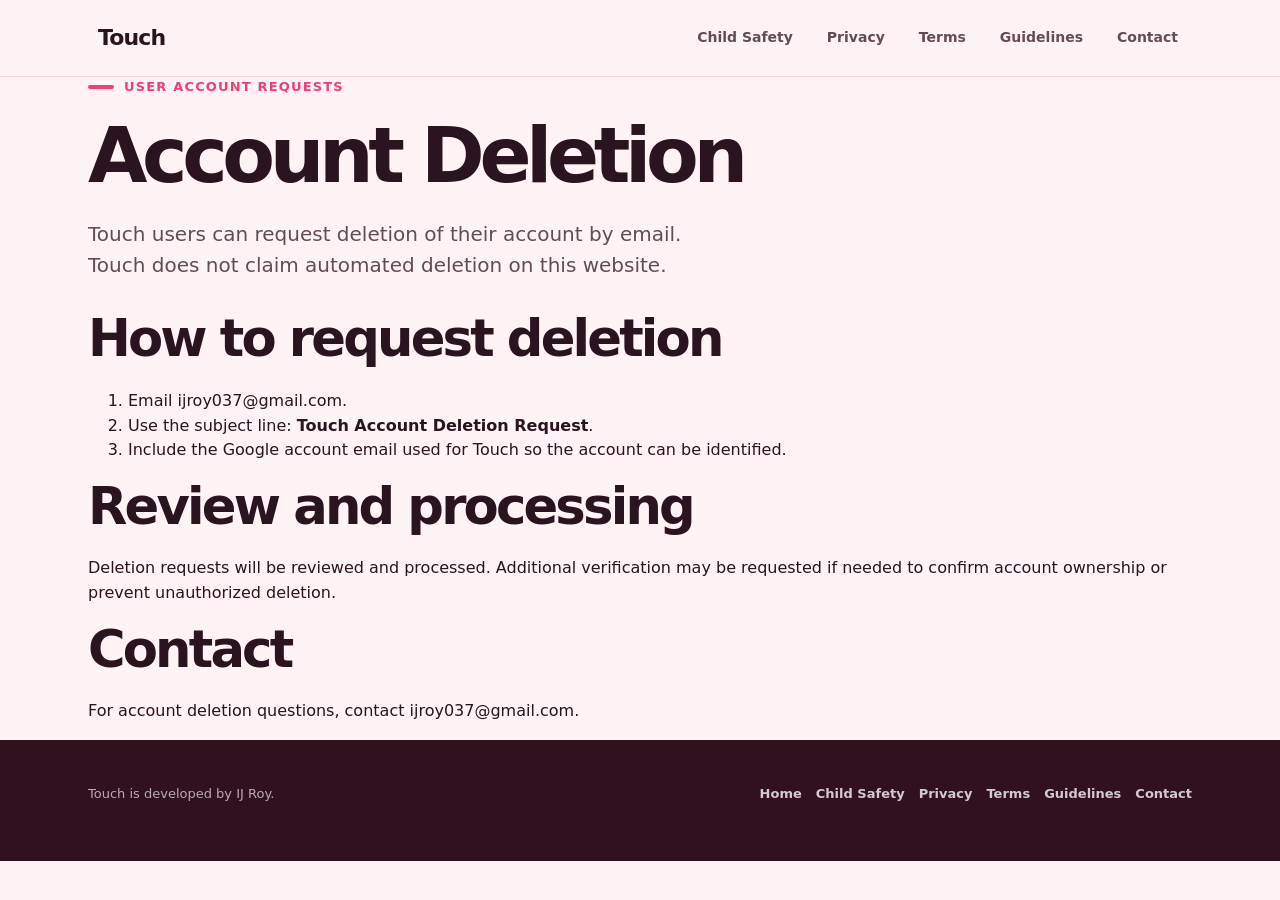
<file: account-deletion.html>
<!DOCTYPE html>
<html lang="en">
<head>
  <meta charset="utf-8">
  <meta name="viewport" content="width=device-width, initial-scale=1">
  <title>Account Deletion | Touch</title>
  <meta name="description" content="How to request deletion of a Touch account.">
  <meta property="og:title" content="Touch Account Deletion">
  <meta property="og:description" content="Email IJ Roy to request review and processing of a Touch account deletion request.">
  <meta property="og:type" content="website">
  <meta property="og:url" content="account-deletion.html">
  <meta name="theme-color" content="#f8f9fa">
  <link rel="preconnect" href="https://fonts.googleapis.com">
  <link rel="preconnect" href="https://fonts.gstatic.com" crossorigin>
  <link href="https://fonts.googleapis.com/css2?family=Sora:wght@400;500;600;700&display=swap" rel="stylesheet">
  <link rel="stylesheet" href="assets/css/styles.css">
</head>
<body>
  <header class="site-header"><nav class="site-nav" aria-label="Primary navigation"><a class="brand" href="index.html" aria-label="Touch home"><span class="brand-mark" aria-hidden="true"></span><span>Touch</span></a><button class="nav-toggle" type="button" aria-expanded="false" aria-controls="nav-links" aria-label="Open navigation"><svg aria-hidden="true" viewBox="0 0 24 24" fill="none"><path d="M4 7h16M4 12h16M4 17h16" stroke="currentColor" stroke-width="2" stroke-linecap="round"/></svg></button><div class="nav-links" id="nav-links"><a href="child-safety-standards.html">Child Safety</a><a href="privacy-policy.html">Privacy</a><a href="terms-and-conditions.html">Terms</a><a href="community-guidelines.html">Guidelines</a><a href="contact.html">Contact</a></div></nav></header>
  <main class="legal-page">
    <div class="container narrow">
      <article class="reveal">
        <p class="eyebrow">User account requests</p>
        <h1>Account Deletion</h1>
        <p class="lede">Touch users can request deletion of their account by email. Touch does not claim automated deletion on this website.</p>
        <section>
          <h2>How to request deletion</h2>
          <ol>
            <li>Email <a href="mailto:ijroy037@gmail.com">ijroy037@gmail.com</a>.</li>
            <li>Use the subject line: <strong>Touch Account Deletion Request</strong>.</li>
            <li>Include the Google account email used for Touch so the account can be identified.</li>
          </ol>
        </section>
        <section>
          <h2>Review and processing</h2>
          <p>Deletion requests will be reviewed and processed. Additional verification may be requested if needed to confirm account ownership or prevent unauthorized deletion.</p>
        </section>
        <section>
          <h2>Contact</h2>
          <p>For account deletion questions, contact <a href="mailto:ijroy037@gmail.com">ijroy037@gmail.com</a>.</p>
        </section>
      </article>
    </div>
  </main>
  <footer class="site-footer"><div class="container footer-grid"><p>Touch is developed by IJ Roy.</p><nav class="footer-links" aria-label="Legal links"><a href="index.html">Home</a><a href="child-safety-standards.html">Child Safety</a><a href="privacy-policy.html">Privacy</a><a href="terms-and-conditions.html">Terms</a><a href="community-guidelines.html">Guidelines</a><a href="contact.html">Contact</a></nav></div></footer>
  <script src="assets/js/main.js"></script>
</body>
</html>
</file>
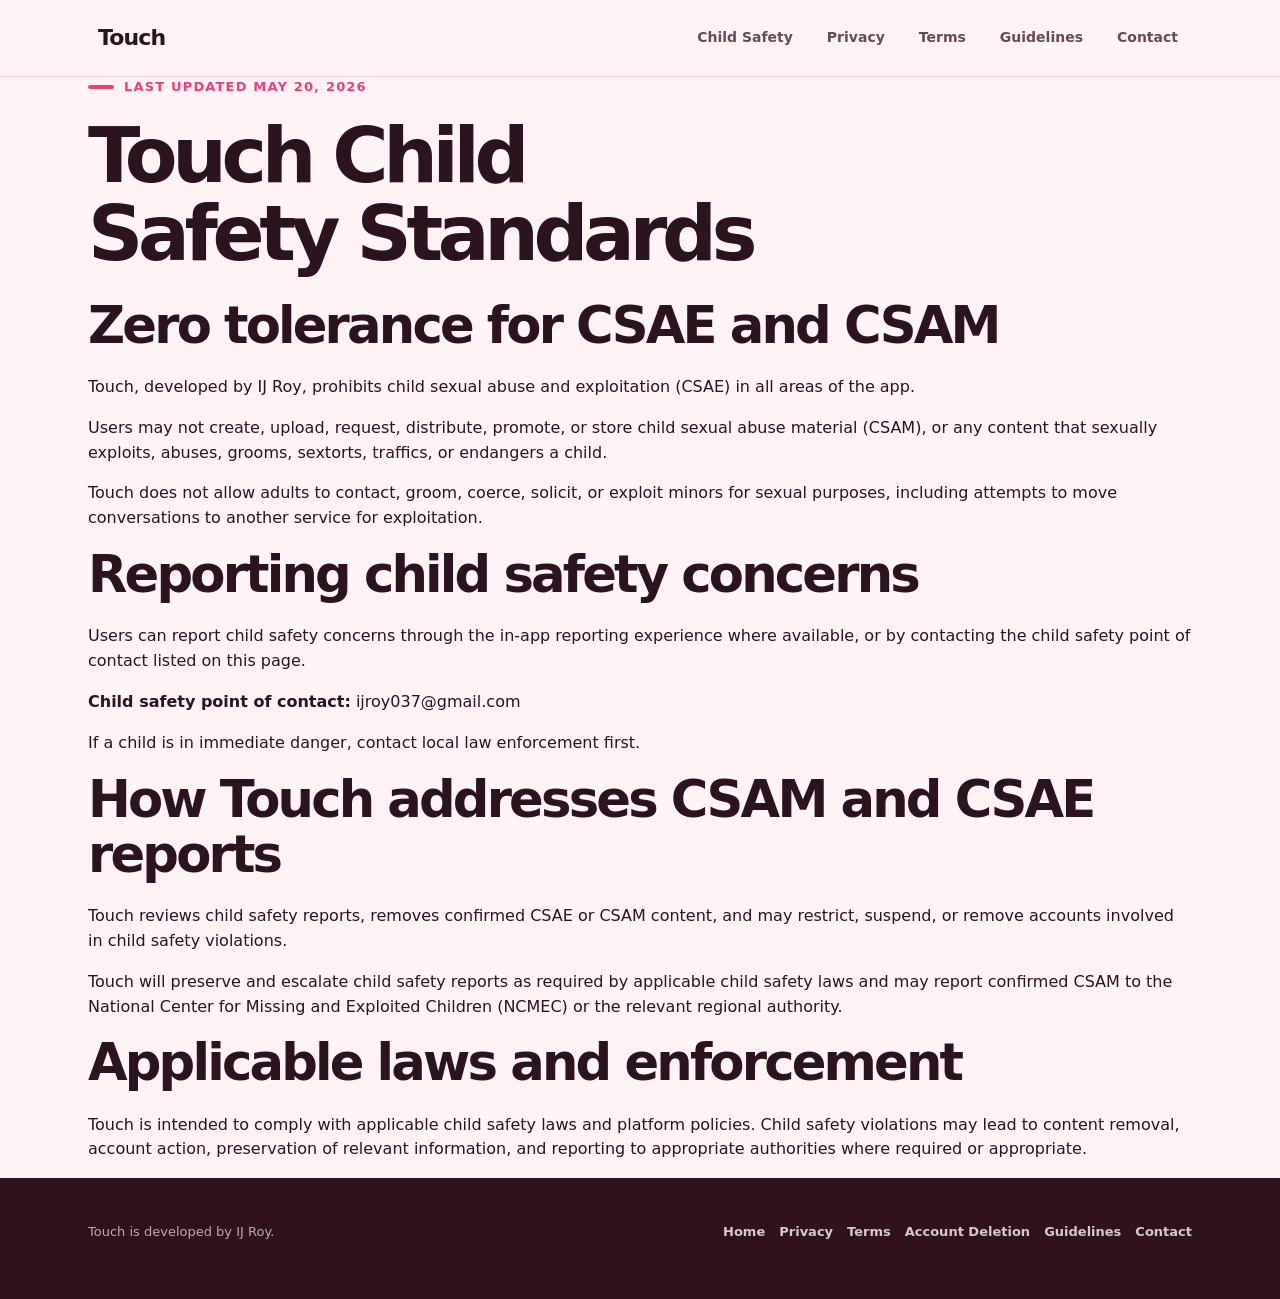
<file: child-safety-standards.html>
<!DOCTYPE html>
<html lang="en">
<head>
  <meta charset="utf-8">
  <meta name="viewport" content="width=device-width, initial-scale=1">
  <title>Touch Child Safety Standards | IJ Roy</title>
  <meta name="description" content="Touch Child Safety Standards, including CSAE and CSAM prohibitions, reporting contact, and escalation commitments.">
  <meta property="og:title" content="Touch Child Safety Standards">
  <meta property="og:description" content="Child safety standards for Touch, developed by IJ Roy.">
  <meta property="og:type" content="website">
  <meta property="og:url" content="child-safety-standards.html">
  <meta name="theme-color" content="#f8f9fa">
  <link rel="preconnect" href="https://fonts.googleapis.com">
  <link rel="preconnect" href="https://fonts.gstatic.com" crossorigin>
  <link href="https://fonts.googleapis.com/css2?family=Sora:wght@400;500;600;700&display=swap" rel="stylesheet">
  <link rel="stylesheet" href="assets/css/styles.css">
</head>
<body>
  <header class="site-header">
    <nav class="site-nav" aria-label="Primary navigation">
      <a class="brand" href="index.html" aria-label="Touch home"><span class="brand-mark" aria-hidden="true"></span><span>Touch</span></a>
      <button class="nav-toggle" type="button" aria-expanded="false" aria-controls="nav-links" aria-label="Open navigation"><svg aria-hidden="true" viewBox="0 0 24 24" fill="none"><path d="M4 7h16M4 12h16M4 17h16" stroke="currentColor" stroke-width="2" stroke-linecap="round"/></svg></button>
      <div class="nav-links" id="nav-links">
        <a href="child-safety-standards.html" aria-current="page">Child Safety</a>
        <a href="privacy-policy.html">Privacy</a>
        <a href="terms-and-conditions.html">Terms</a>
        <a href="community-guidelines.html">Guidelines</a>
        <a href="contact.html">Contact</a>
      </div>
    </nav>
  </header>
  <main class="legal-page">
    <div class="container narrow">
      <article class="reveal">
        <p class="eyebrow">Last updated May 20, 2026</p>
        <h1>Touch Child Safety Standards</h1>
        <section>
          <h2>Zero tolerance for CSAE and CSAM</h2>
          <p>Touch, developed by IJ Roy, prohibits child sexual abuse and exploitation (CSAE) in all areas of the app.</p>
          <p>Users may not create, upload, request, distribute, promote, or store child sexual abuse material (CSAM), or any content that sexually exploits, abuses, grooms, sextorts, traffics, or endangers a child.</p>
          <p>Touch does not allow adults to contact, groom, coerce, solicit, or exploit minors for sexual purposes, including attempts to move conversations to another service for exploitation.</p>
        </section>
        <section>
          <h2>Reporting child safety concerns</h2>
          <p>Users can report child safety concerns through the in-app reporting experience where available, or by contacting the child safety point of contact listed on this page.</p>
          <div class="callout">
            <p><strong>Child safety point of contact:</strong> <a href="mailto:ijroy037@gmail.com">ijroy037@gmail.com</a></p>
            <p>If a child is in immediate danger, contact local law enforcement first.</p>
          </div>
        </section>
        <section>
          <h2>How Touch addresses CSAM and CSAE reports</h2>
          <p>Touch reviews child safety reports, removes confirmed CSAE or CSAM content, and may restrict, suspend, or remove accounts involved in child safety violations.</p>
          <p>Touch will preserve and escalate child safety reports as required by applicable child safety laws and may report confirmed CSAM to the National Center for Missing and Exploited Children (NCMEC) or the relevant regional authority.</p>
        </section>
        <section>
          <h2>Applicable laws and enforcement</h2>
          <p>Touch is intended to comply with applicable child safety laws and platform policies. Child safety violations may lead to content removal, account action, preservation of relevant information, and reporting to appropriate authorities where required or appropriate.</p>
        </section>
      </article>
    </div>
  </main>
  <footer class="site-footer">
    <div class="container footer-grid">
      <p>Touch is developed by IJ Roy.</p>
      <nav class="footer-links" aria-label="Legal links">
        <a href="index.html">Home</a><a href="privacy-policy.html">Privacy</a><a href="terms-and-conditions.html">Terms</a><a href="account-deletion.html">Account Deletion</a><a href="community-guidelines.html">Guidelines</a><a href="contact.html">Contact</a>
      </nav>
    </div>
  </footer>
  <script src="assets/js/main.js"></script>
</body>
</html>
</file>
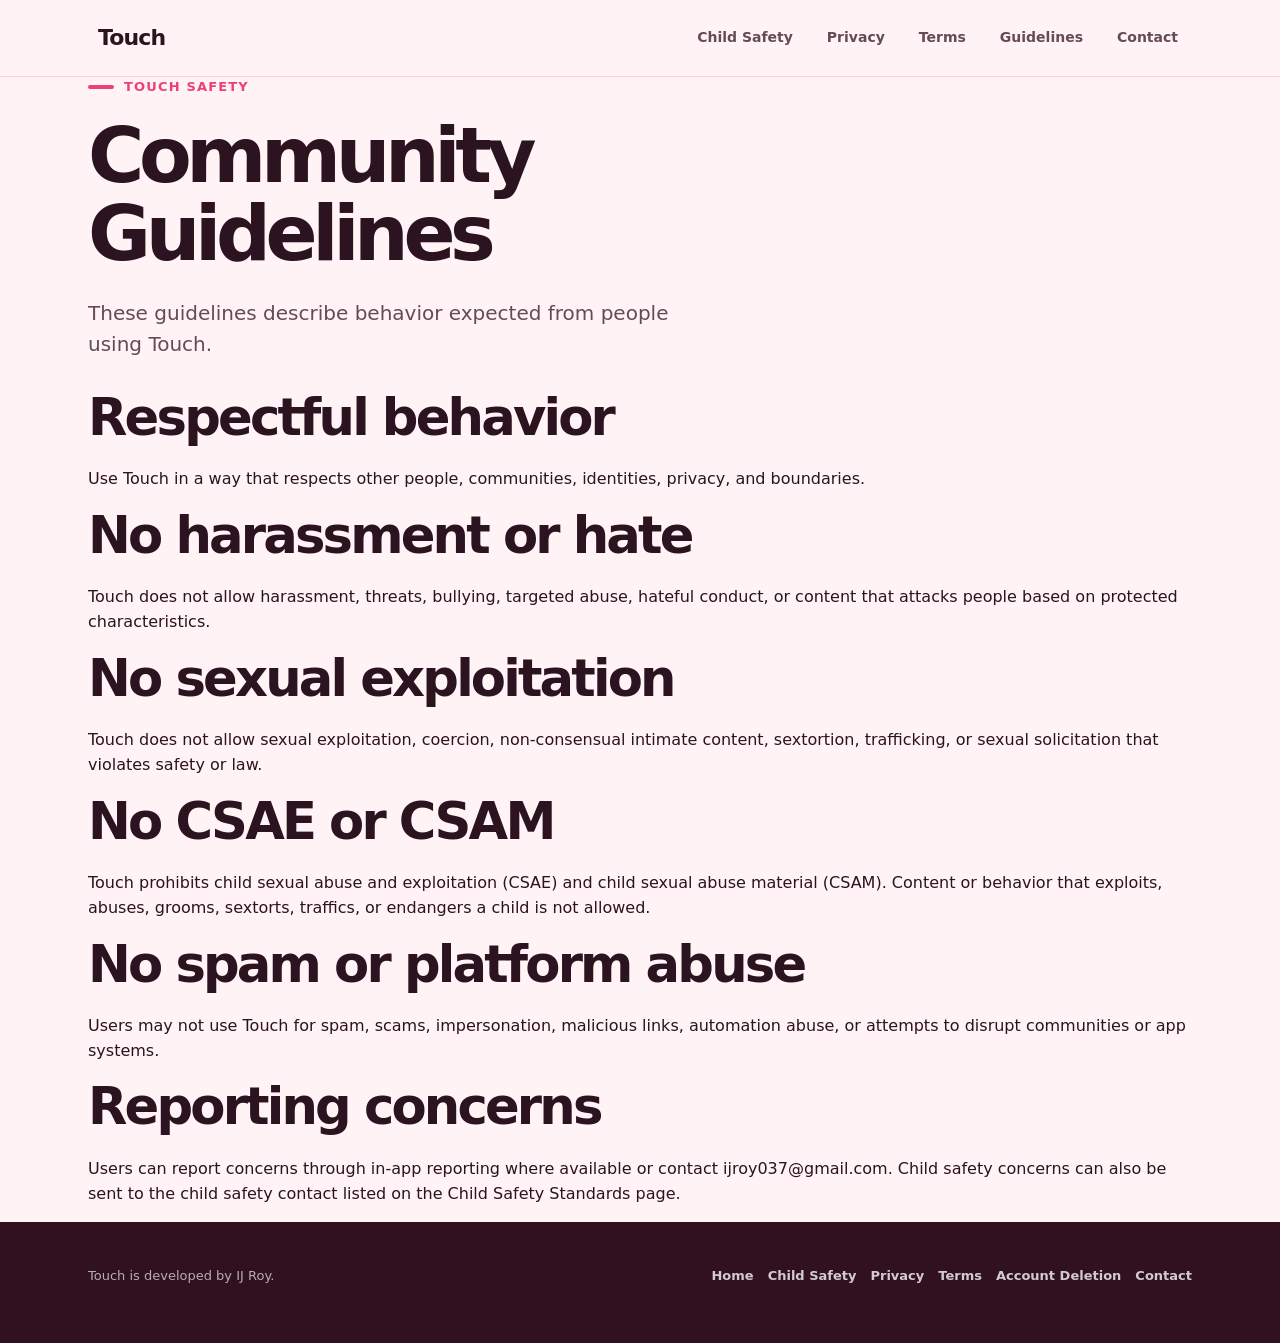
<file: community-guidelines.html>
<!DOCTYPE html>
<html lang="en">
<head>
  <meta charset="utf-8">
  <meta name="viewport" content="width=device-width, initial-scale=1">
  <title>Community Guidelines | Touch</title>
  <meta name="description" content="Community Guidelines for respectful and safe use of Touch.">
  <meta property="og:title" content="Touch Community Guidelines">
  <meta property="og:description" content="Rules against harassment, hate, sexual exploitation, CSAE, CSAM, spam, and abuse on Touch.">
  <meta property="og:type" content="website">
  <meta property="og:url" content="community-guidelines.html">
  <meta name="theme-color" content="#f8f9fa">
  <link rel="preconnect" href="https://fonts.googleapis.com">
  <link rel="preconnect" href="https://fonts.gstatic.com" crossorigin>
  <link href="https://fonts.googleapis.com/css2?family=Sora:wght@400;500;600;700&display=swap" rel="stylesheet">
  <link rel="stylesheet" href="assets/css/styles.css">
</head>
<body>
  <header class="site-header"><nav class="site-nav" aria-label="Primary navigation"><a class="brand" href="index.html" aria-label="Touch home"><span class="brand-mark" aria-hidden="true"></span><span>Touch</span></a><button class="nav-toggle" type="button" aria-expanded="false" aria-controls="nav-links" aria-label="Open navigation"><svg aria-hidden="true" viewBox="0 0 24 24" fill="none"><path d="M4 7h16M4 12h16M4 17h16" stroke="currentColor" stroke-width="2" stroke-linecap="round"/></svg></button><div class="nav-links" id="nav-links"><a href="child-safety-standards.html">Child Safety</a><a href="privacy-policy.html">Privacy</a><a href="terms-and-conditions.html">Terms</a><a href="community-guidelines.html" aria-current="page">Guidelines</a><a href="contact.html">Contact</a></div></nav></header>
  <main class="legal-page">
    <div class="container narrow">
      <article class="reveal">
        <p class="eyebrow">Touch safety</p>
        <h1>Community Guidelines</h1>
        <p class="lede">These guidelines describe behavior expected from people using Touch.</p>
        <section>
          <h2>Respectful behavior</h2>
          <p>Use Touch in a way that respects other people, communities, identities, privacy, and boundaries.</p>
        </section>
        <section>
          <h2>No harassment or hate</h2>
          <p>Touch does not allow harassment, threats, bullying, targeted abuse, hateful conduct, or content that attacks people based on protected characteristics.</p>
        </section>
        <section>
          <h2>No sexual exploitation</h2>
          <p>Touch does not allow sexual exploitation, coercion, non-consensual intimate content, sextortion, trafficking, or sexual solicitation that violates safety or law.</p>
        </section>
        <section>
          <h2>No CSAE or CSAM</h2>
          <p>Touch prohibits child sexual abuse and exploitation (CSAE) and child sexual abuse material (CSAM). Content or behavior that exploits, abuses, grooms, sextorts, traffics, or endangers a child is not allowed.</p>
        </section>
        <section>
          <h2>No spam or platform abuse</h2>
          <p>Users may not use Touch for spam, scams, impersonation, malicious links, automation abuse, or attempts to disrupt communities or app systems.</p>
        </section>
        <section>
          <h2>Reporting concerns</h2>
          <p>Users can report concerns through in-app reporting where available or contact <a href="mailto:ijroy037@gmail.com">ijroy037@gmail.com</a>. Child safety concerns can also be sent to the child safety contact listed on the <a href="child-safety-standards.html">Child Safety Standards</a> page.</p>
        </section>
      </article>
    </div>
  </main>
  <footer class="site-footer"><div class="container footer-grid"><p>Touch is developed by IJ Roy.</p><nav class="footer-links" aria-label="Legal links"><a href="index.html">Home</a><a href="child-safety-standards.html">Child Safety</a><a href="privacy-policy.html">Privacy</a><a href="terms-and-conditions.html">Terms</a><a href="account-deletion.html">Account Deletion</a><a href="contact.html">Contact</a></nav></div></footer>
  <script src="assets/js/main.js"></script>
</body>
</html>
</file>
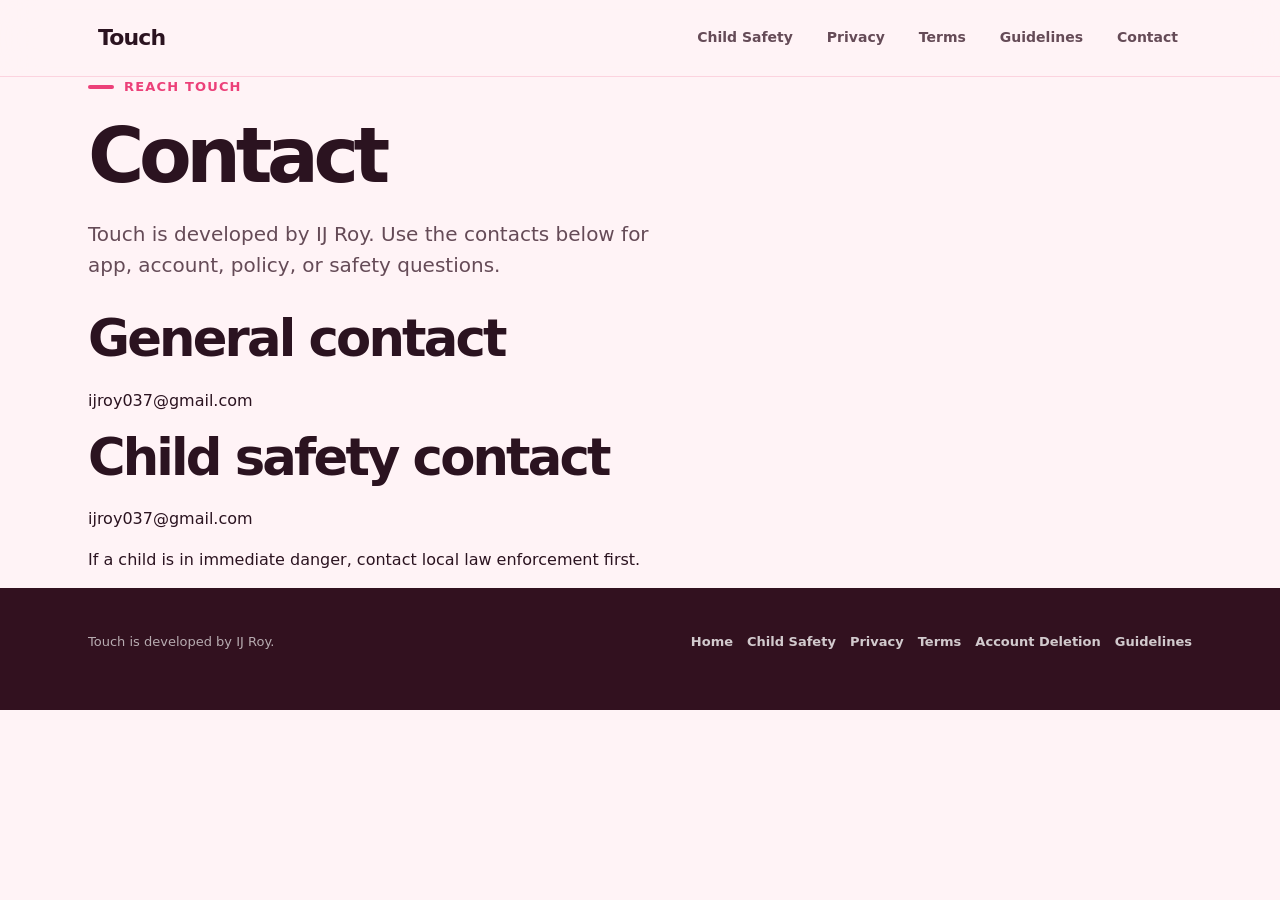
<file: contact.html>
<!DOCTYPE html>
<html lang="en">
<head>
  <meta charset="utf-8">
  <meta name="viewport" content="width=device-width, initial-scale=1">
  <title>Contact | Touch</title>
  <meta name="description" content="Contact information for Touch, including general and child safety contact emails.">
  <meta property="og:title" content="Contact Touch">
  <meta property="og:description" content="General and child safety contact information for Touch by IJ Roy.">
  <meta property="og:type" content="website">
  <meta property="og:url" content="contact.html">
  <meta name="theme-color" content="#f8f9fa">
  <link rel="preconnect" href="https://fonts.googleapis.com">
  <link rel="preconnect" href="https://fonts.gstatic.com" crossorigin>
  <link href="https://fonts.googleapis.com/css2?family=Sora:wght@400;500;600;700&display=swap" rel="stylesheet">
  <link rel="stylesheet" href="assets/css/styles.css">
</head>
<body>
  <header class="site-header"><nav class="site-nav" aria-label="Primary navigation"><a class="brand" href="index.html" aria-label="Touch home"><span class="brand-mark" aria-hidden="true"></span><span>Touch</span></a><button class="nav-toggle" type="button" aria-expanded="false" aria-controls="nav-links" aria-label="Open navigation"><svg aria-hidden="true" viewBox="0 0 24 24" fill="none"><path d="M4 7h16M4 12h16M4 17h16" stroke="currentColor" stroke-width="2" stroke-linecap="round"/></svg></button><div class="nav-links" id="nav-links"><a href="child-safety-standards.html">Child Safety</a><a href="privacy-policy.html">Privacy</a><a href="terms-and-conditions.html">Terms</a><a href="community-guidelines.html">Guidelines</a><a href="contact.html" aria-current="page">Contact</a></div></nav></header>
  <main class="legal-page">
    <div class="container narrow">
      <article class="reveal">
        <p class="eyebrow">Reach Touch</p>
        <h1>Contact</h1>
        <p class="lede">Touch is developed by IJ Roy. Use the contacts below for app, account, policy, or safety questions.</p>
        <section class="contact-list">
          <div class="card">
            <h2>General contact</h2>
            <p><a href="mailto:ijroy037@gmail.com">ijroy037@gmail.com</a></p>
          </div>
          <div class="card">
            <h2>Child safety contact</h2>
            <p><a href="mailto:ijroy037@gmail.com">ijroy037@gmail.com</a></p>
            <p>If a child is in immediate danger, contact local law enforcement first.</p>
          </div>
        </section>
      </article>
    </div>
  </main>
  <footer class="site-footer"><div class="container footer-grid"><p>Touch is developed by IJ Roy.</p><nav class="footer-links" aria-label="Legal links"><a href="index.html">Home</a><a href="child-safety-standards.html">Child Safety</a><a href="privacy-policy.html">Privacy</a><a href="terms-and-conditions.html">Terms</a><a href="account-deletion.html">Account Deletion</a><a href="community-guidelines.html">Guidelines</a></nav></div></footer>
  <script src="assets/js/main.js"></script>
</body>
</html>
</file>
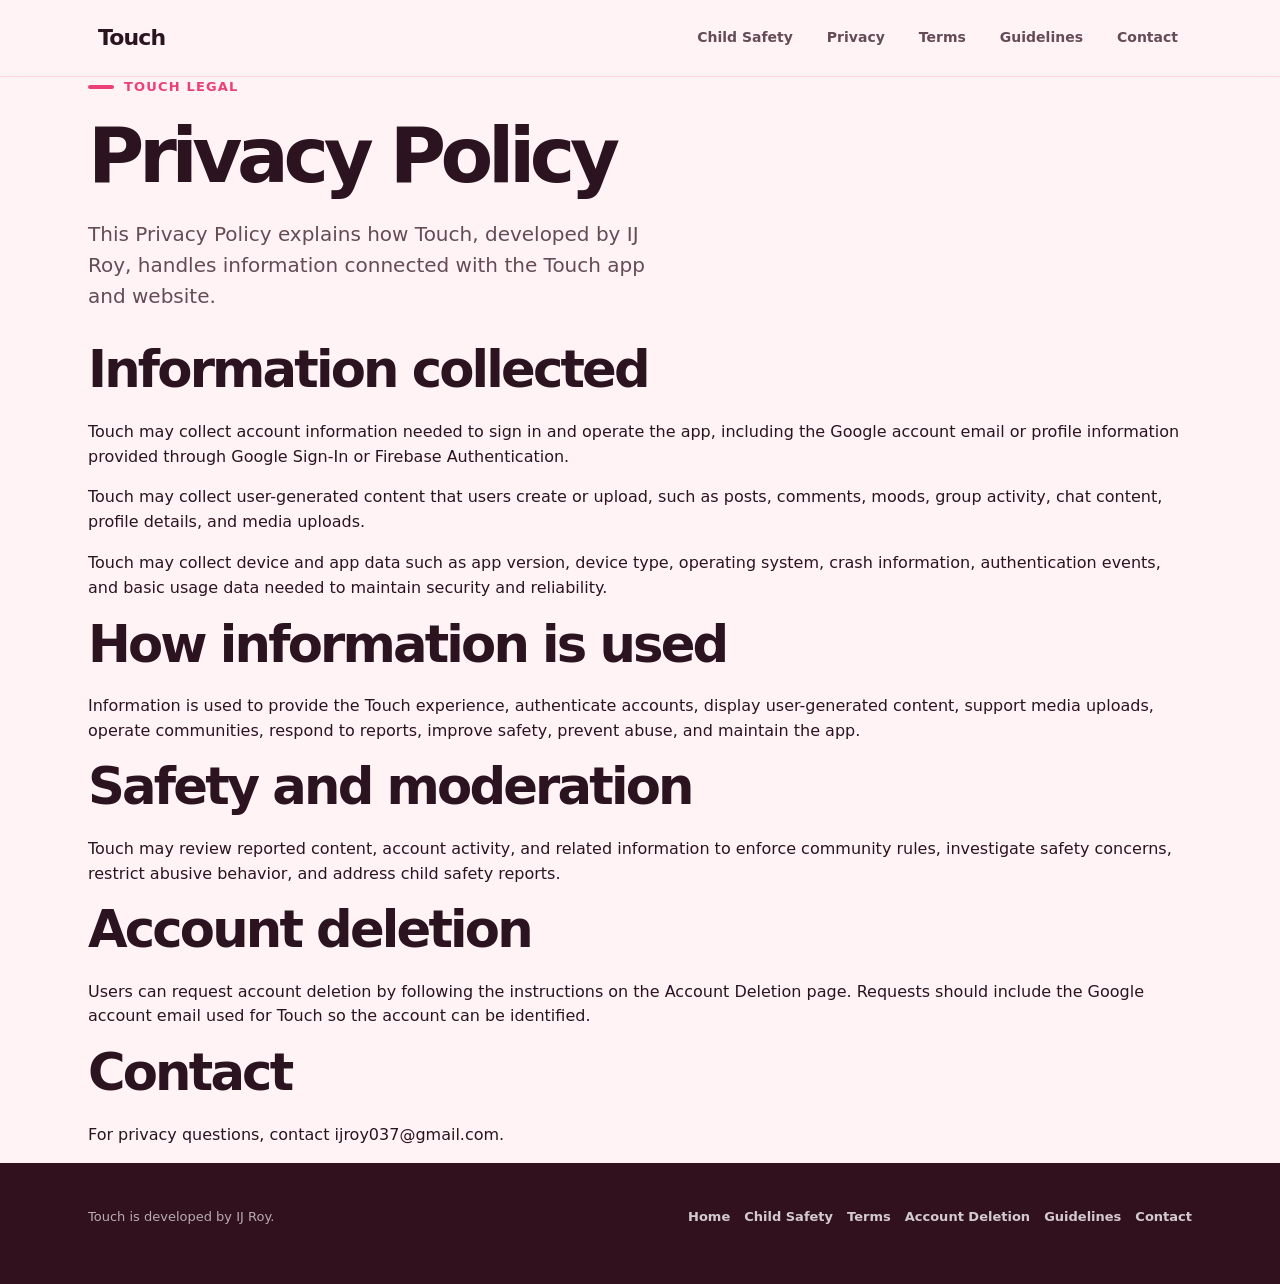
<file: privacy-policy.html>
<!DOCTYPE html>
<html lang="en">
<head>
  <meta charset="utf-8">
  <meta name="viewport" content="width=device-width, initial-scale=1">
  <title>Privacy Policy | Touch</title>
  <meta name="description" content="Privacy Policy for Touch, a social app developed by IJ Roy.">
  <meta property="og:title" content="Touch Privacy Policy">
  <meta property="og:description" content="How Touch handles account, content, media, device, and safety information.">
  <meta property="og:type" content="website">
  <meta property="og:url" content="privacy-policy.html">
  <meta name="theme-color" content="#f8f9fa">
  <link rel="preconnect" href="https://fonts.googleapis.com">
  <link rel="preconnect" href="https://fonts.gstatic.com" crossorigin>
  <link href="https://fonts.googleapis.com/css2?family=Sora:wght@400;500;600;700&display=swap" rel="stylesheet">
  <link rel="stylesheet" href="assets/css/styles.css">
</head>
<body>
  <header class="site-header">
    <nav class="site-nav" aria-label="Primary navigation">
      <a class="brand" href="index.html" aria-label="Touch home"><span class="brand-mark" aria-hidden="true"></span><span>Touch</span></a>
      <button class="nav-toggle" type="button" aria-expanded="false" aria-controls="nav-links" aria-label="Open navigation"><svg aria-hidden="true" viewBox="0 0 24 24" fill="none"><path d="M4 7h16M4 12h16M4 17h16" stroke="currentColor" stroke-width="2" stroke-linecap="round"/></svg></button>
      <div class="nav-links" id="nav-links">
        <a href="child-safety-standards.html">Child Safety</a><a href="privacy-policy.html" aria-current="page">Privacy</a><a href="terms-and-conditions.html">Terms</a><a href="community-guidelines.html">Guidelines</a><a href="contact.html">Contact</a>
      </div>
    </nav>
  </header>
  <main class="legal-page">
    <div class="container narrow">
      <article class="reveal">
        <p class="eyebrow">Touch legal</p>
        <h1>Privacy Policy</h1>
        <p class="lede">This Privacy Policy explains how Touch, developed by IJ Roy, handles information connected with the Touch app and website.</p>
        <section>
          <h2>Information collected</h2>
          <p>Touch may collect account information needed to sign in and operate the app, including the Google account email or profile information provided through Google Sign-In or Firebase Authentication.</p>
          <p>Touch may collect user-generated content that users create or upload, such as posts, comments, moods, group activity, chat content, profile details, and media uploads.</p>
          <p>Touch may collect device and app data such as app version, device type, operating system, crash information, authentication events, and basic usage data needed to maintain security and reliability.</p>
        </section>
        <section>
          <h2>How information is used</h2>
          <p>Information is used to provide the Touch experience, authenticate accounts, display user-generated content, support media uploads, operate communities, respond to reports, improve safety, prevent abuse, and maintain the app.</p>
        </section>
        <section>
          <h2>Safety and moderation</h2>
          <p>Touch may review reported content, account activity, and related information to enforce community rules, investigate safety concerns, restrict abusive behavior, and address child safety reports.</p>
        </section>
        <section>
          <h2>Account deletion</h2>
          <p>Users can request account deletion by following the instructions on the <a href="account-deletion.html">Account Deletion</a> page. Requests should include the Google account email used for Touch so the account can be identified.</p>
        </section>
        <section>
          <h2>Contact</h2>
          <p>For privacy questions, contact <a href="mailto:ijroy037@gmail.com">ijroy037@gmail.com</a>.</p>
        </section>
      </article>
    </div>
  </main>
  <footer class="site-footer"><div class="container footer-grid"><p>Touch is developed by IJ Roy.</p><nav class="footer-links" aria-label="Legal links"><a href="index.html">Home</a><a href="child-safety-standards.html">Child Safety</a><a href="terms-and-conditions.html">Terms</a><a href="account-deletion.html">Account Deletion</a><a href="community-guidelines.html">Guidelines</a><a href="contact.html">Contact</a></nav></div></footer>
  <script src="assets/js/main.js"></script>
</body>
</html>
</file>
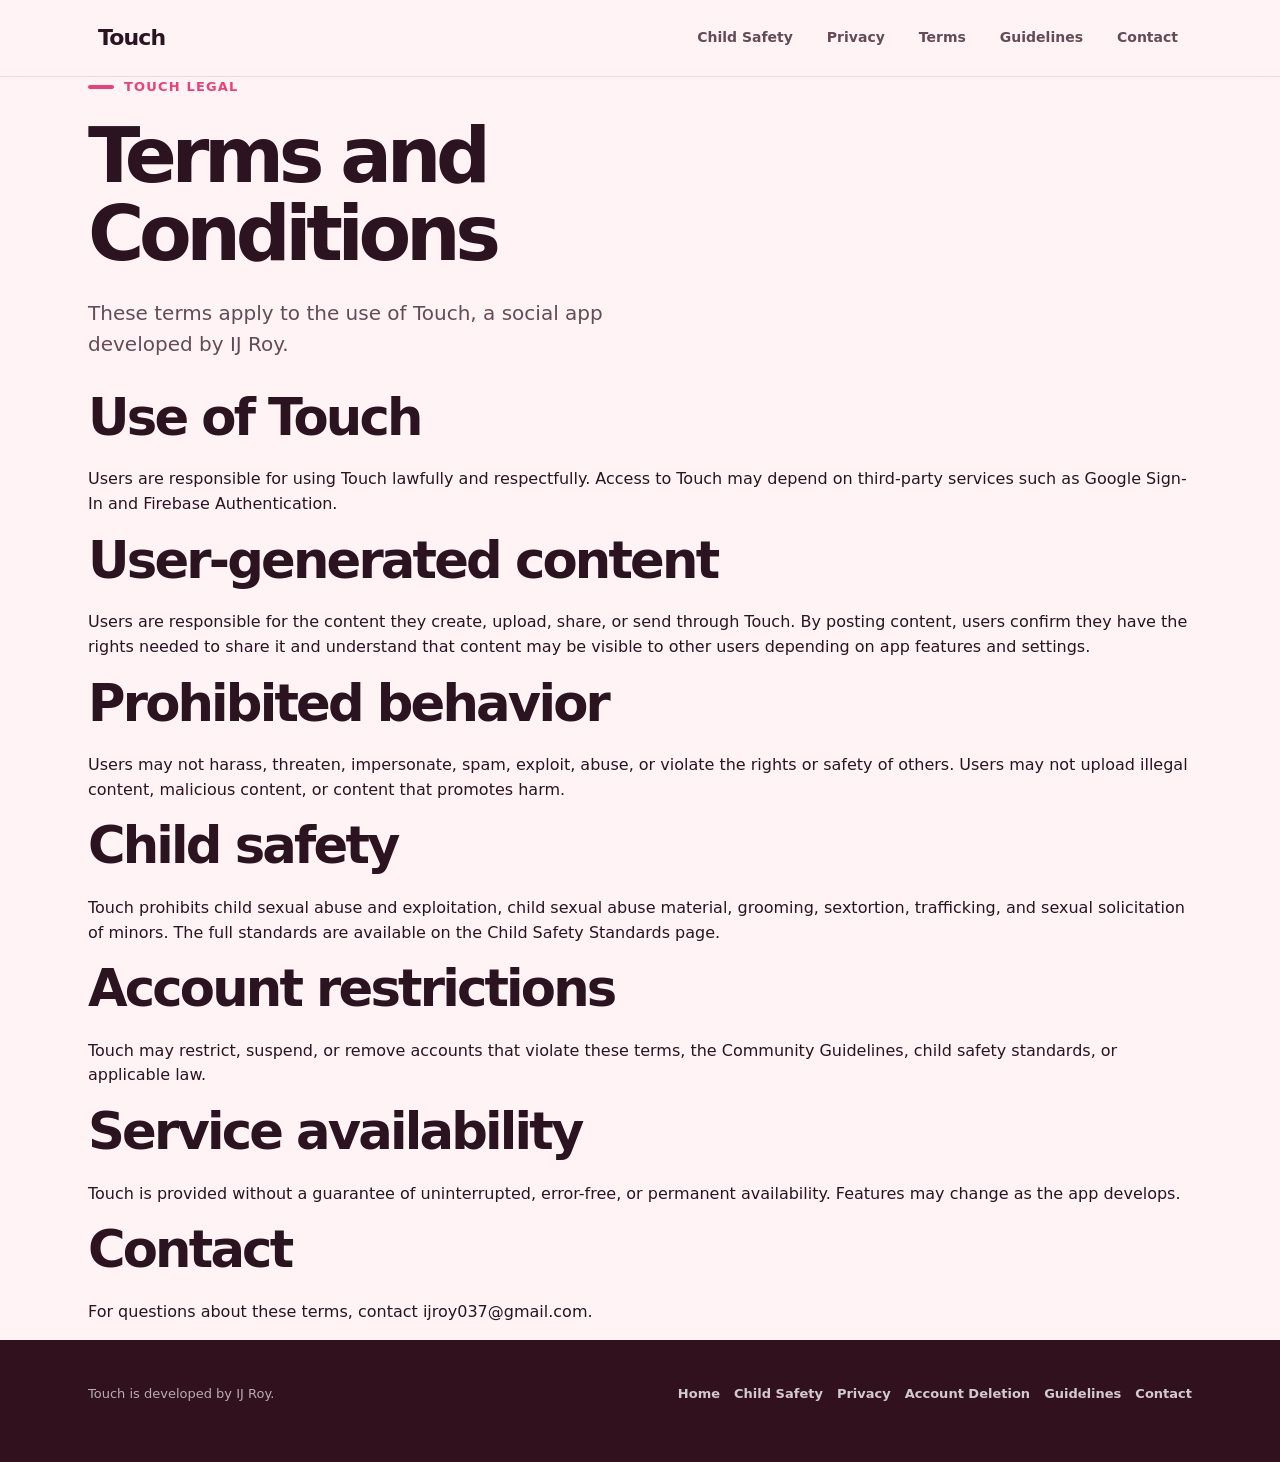
<file: terms-and-conditions.html>
<!DOCTYPE html>
<html lang="en">
<head>
  <meta charset="utf-8">
  <meta name="viewport" content="width=device-width, initial-scale=1">
  <title>Terms and Conditions | Touch</title>
  <meta name="description" content="Terms and Conditions for using Touch, developed by IJ Roy.">
  <meta property="og:title" content="Touch Terms and Conditions">
  <meta property="og:description" content="Use rules, user content terms, prohibited behavior, and account restrictions for Touch.">
  <meta property="og:type" content="website">
  <meta property="og:url" content="terms-and-conditions.html">
  <meta name="theme-color" content="#f8f9fa">
  <link rel="preconnect" href="https://fonts.googleapis.com">
  <link rel="preconnect" href="https://fonts.gstatic.com" crossorigin>
  <link href="https://fonts.googleapis.com/css2?family=Sora:wght@400;500;600;700&display=swap" rel="stylesheet">
  <link rel="stylesheet" href="assets/css/styles.css">
</head>
<body>
  <header class="site-header"><nav class="site-nav" aria-label="Primary navigation"><a class="brand" href="index.html" aria-label="Touch home"><span class="brand-mark" aria-hidden="true"></span><span>Touch</span></a><button class="nav-toggle" type="button" aria-expanded="false" aria-controls="nav-links" aria-label="Open navigation"><svg aria-hidden="true" viewBox="0 0 24 24" fill="none"><path d="M4 7h16M4 12h16M4 17h16" stroke="currentColor" stroke-width="2" stroke-linecap="round"/></svg></button><div class="nav-links" id="nav-links"><a href="child-safety-standards.html">Child Safety</a><a href="privacy-policy.html">Privacy</a><a href="terms-and-conditions.html" aria-current="page">Terms</a><a href="community-guidelines.html">Guidelines</a><a href="contact.html">Contact</a></div></nav></header>
  <main class="legal-page">
    <div class="container narrow">
      <article class="reveal">
        <p class="eyebrow">Touch legal</p>
        <h1>Terms and Conditions</h1>
        <p class="lede">These terms apply to the use of Touch, a social app developed by IJ Roy.</p>
        <section>
          <h2>Use of Touch</h2>
          <p>Users are responsible for using Touch lawfully and respectfully. Access to Touch may depend on third-party services such as Google Sign-In and Firebase Authentication.</p>
        </section>
        <section>
          <h2>User-generated content</h2>
          <p>Users are responsible for the content they create, upload, share, or send through Touch. By posting content, users confirm they have the rights needed to share it and understand that content may be visible to other users depending on app features and settings.</p>
        </section>
        <section>
          <h2>Prohibited behavior</h2>
          <p>Users may not harass, threaten, impersonate, spam, exploit, abuse, or violate the rights or safety of others. Users may not upload illegal content, malicious content, or content that promotes harm.</p>
        </section>
        <section>
          <h2>Child safety</h2>
          <p>Touch prohibits child sexual abuse and exploitation, child sexual abuse material, grooming, sextortion, trafficking, and sexual solicitation of minors. The full standards are available on the <a href="child-safety-standards.html">Child Safety Standards</a> page.</p>
        </section>
        <section>
          <h2>Account restrictions</h2>
          <p>Touch may restrict, suspend, or remove accounts that violate these terms, the Community Guidelines, child safety standards, or applicable law.</p>
        </section>
        <section>
          <h2>Service availability</h2>
          <p>Touch is provided without a guarantee of uninterrupted, error-free, or permanent availability. Features may change as the app develops.</p>
        </section>
        <section>
          <h2>Contact</h2>
          <p>For questions about these terms, contact <a href="mailto:ijroy037@gmail.com">ijroy037@gmail.com</a>.</p>
        </section>
      </article>
    </div>
  </main>
  <footer class="site-footer"><div class="container footer-grid"><p>Touch is developed by IJ Roy.</p><nav class="footer-links" aria-label="Legal links"><a href="index.html">Home</a><a href="child-safety-standards.html">Child Safety</a><a href="privacy-policy.html">Privacy</a><a href="account-deletion.html">Account Deletion</a><a href="community-guidelines.html">Guidelines</a><a href="contact.html">Contact</a></nav></div></footer>
  <script src="assets/js/main.js"></script>
</body>
</html>
</file>
<file: assets/css/styles.css>
:root{--bg:#fff3f6;--surface:rgba(255,255,255,.68);--surface-solid:#fff;--ink:#2b1320;--ink-2:#654b57;--ink-3:#927681;--pink:#ec4079;--pink-soft:#fcdde7;--plum:#32111f;--line:rgba(236,64,121,.18);--shadow:0 24px 80px rgba(151,44,88,.14);--shadow-small:0 12px 34px rgba(83,24,50,.08);--max:1160px;--font:Inter,system-ui,-apple-system,"Segoe UI",sans-serif}
*{box-sizing:border-box}html{scroll-behavior:smooth}body{margin:0;background:var(--bg);color:var(--ink);font:16px/1.55 var(--font);-webkit-font-smoothing:antialiased}a{color:inherit;text-decoration:none}a:focus-visible,button:focus-visible{outline:3px solid var(--pink);outline-offset:4px}img,svg{display:block}.container{max-width:var(--max);margin:auto;padding:0 28px}.site-header{position:sticky;top:0;z-index:10;background:rgba(255,243,246,.72);border-bottom:1px solid var(--line);backdrop-filter:blur(20px)}.site-nav{min-height:76px;max-width:var(--max);margin:auto;padding:0 28px;display:flex;align-items:center;justify-content:space-between;gap:28px}.brand{display:inline-flex;align-items:center;gap:10px;font-size:22px;font-weight:800;letter-spacing:-.04em}.brand-logo{width:38px;height:38px;border-radius:13px;object-fit:contain;background:#fff;box-shadow:0 8px 22px rgba(236,64,121,.2)}.nav-links{display:flex;align-items:center;gap:6px}.nav-links a{padding:10px 14px;border-radius:999px;color:var(--ink-2);font-size:14px;font-weight:600}.nav-links a:hover{background:var(--surface-solid);color:var(--ink)}.nav-toggle{display:none;border:1px solid var(--line);background:var(--surface-solid);color:var(--ink);border-radius:14px;padding:10px;cursor:pointer}.nav-toggle svg{width:22px;height:22px}.hero{position:relative;overflow:hidden;padding:88px 0 100px}.hero-grid{display:grid;grid-template-columns:minmax(0,1fr) minmax(420px,.9fr);align-items:center;gap:70px}.ambient,.glass-orb{position:absolute;border-radius:50%;filter:blur(3px);pointer-events:none}.ambient-one{width:480px;height:480px;left:-240px;top:-110px;background:rgba(252,221,231,.9)}.ambient-two{width:360px;height:360px;right:-120px;bottom:-130px;background:rgba(222,214,255,.6)}.eyebrow{display:flex;align-items:center;gap:10px;color:var(--pink);font-size:13px;font-weight:800;letter-spacing:.09em;text-transform:uppercase;margin:0 0 20px}.eyebrow::before{content:"";width:26px;height:4px;border-radius:99px;background:var(--pink)}h1,h2,h3,p{margin-top:0}h1{max-width:680px;margin-bottom:24px;font-size:clamp(46px,6vw,78px);line-height:1.02;letter-spacing:-.07em}h2{font-size:clamp(32px,4vw,52px);line-height:1.08;letter-spacing:-.055em;margin-bottom:22px}h3{font-size:22px;line-height:1.2;letter-spacing:-.03em;margin-bottom:12px}.lede{max-width:600px;color:var(--ink-2);font-size:20px;line-height:1.55;margin-bottom:30px}.actions{display:flex;flex-wrap:wrap;align-items:center;gap:12px}.button{display:inline-flex;align-items:center;justify-content:center;gap:9px;min-height:52px;padding:14px 20px;border:1px solid transparent;border-radius:999px;font-size:14px;font-weight:800;transition:transform .2s ease,box-shadow .2s ease,background .2s ease}.button:hover{transform:translateY(-3px);box-shadow:var(--shadow-small)}.button-primary{background:var(--pink);color:#fff}.button-secondary{background:rgba(255,255,255,.72);border-color:var(--line);color:var(--ink)}.button-dark{background:var(--plum);color:#fff}.play-icon{font-size:11px}.microcopy{color:var(--ink-3);font-size:13px;font-weight:500;margin:16px 0 0}.phone-stage{position:relative;min-height:560px}.glass-card{background:var(--surface);border:1px solid rgba(255,255,255,.86);box-shadow:var(--shadow-small);backdrop-filter:blur(20px)}.glass-orb{width:310px;height:310px}.orb-a{right:40px;top:30px;background:rgba(236,64,121,.22)}.orb-b{left:25px;bottom:20px;background:rgba(183,176,255,.3)}.phone-shell{position:absolute;z-index:1;top:22px;left:50%;width:290px;min-height:520px;padding:24px 16px;border:8px solid rgba(255,255,255,.84);border-radius:42px;background:linear-gradient(145deg,rgba(255,255,255,.76),rgba(255,235,242,.48));box-shadow:0 30px 80px rgba(80,20,48,.2);transform:translateX(-50%) rotate(3deg)}.phone-top{display:flex;justify-content:space-between;align-items:center;margin:0 4px 24px}.brand-mark{font-weight:800;letter-spacing:-.05em}.status-dot{width:8px;height:8px;border-radius:50%;background:#5cc994;box-shadow:0 0 0 5px rgba(92,201,148,.15)}.community-card,.post-card,.queue-card{border-radius:19px;padding:15px;margin-bottom:12px}.overline{display:block;color:var(--pink);font-size:9px;font-weight:800;letter-spacing:.12em;margin-bottom:7px}.community-card strong,.queue-card strong{display:block;font-size:17px}.muted,small{display:block;color:var(--ink-3);font-size:11px}.join-pill{display:inline-block;margin-top:12px;padding:5px 11px;border-radius:999px;background:var(--pink-soft);color:var(--pink);font-size:10px;font-weight:800}.post-meta{display:flex;align-items:center;gap:9px}.post-meta strong{display:block;font-size:11px}.avatar{display:grid;place-items:center;width:32px;height:32px;border-radius:11px;background:var(--pink-soft);color:var(--pink);font-size:10px;font-weight:800}.more{margin-left:auto;color:var(--ink-3)}.post-card p{font-size:14px;font-weight:600;line-height:1.35;margin:15px 0}.post-actions{display:flex;justify-content:space-between;color:var(--ink-3);font-size:10px;font-weight:700}.queue-card{display:flex;align-items:center;justify-content:space-between;gap:8px}.queue-count{padding:5px 8px;border-radius:8px;background:rgba(255,255,255,.7);color:var(--ink-2);font-size:10px;font-weight:800}.float-note{position:absolute;z-index:2;display:flex;align-items:center;gap:10px;width:205px;padding:13px;border-radius:18px}.float-note strong{display:block;font-size:11px}.float-note small{font-size:10px}.note-icon{display:grid;place-items:center;width:30px;height:30px;border-radius:10px;background:var(--pink-soft);color:var(--pink);font-weight:800}.note-one{top:128px;right:0}.note-two{left:0;bottom:104px}.section{padding:110px 0}.intro,.trust-section{background:rgba(255,255,255,.26);border-top:1px solid rgba(236,64,121,.08);border-bottom:1px solid rgba(236,64,121,.08)}.split,.trust-grid{display:grid;grid-template-columns:1fr 1fr;gap:80px;align-items:start}.section-heading{max-width:560px}.split>div:last-child p,.trust-card p{color:var(--ink-2);font-size:18px;line-height:1.65}.feature-section{background:linear-gradient(150deg,rgba(252,221,231,.45),rgba(255,255,255,.12))}.feature-grid{display:grid;grid-template-columns:repeat(4,1fr);gap:14px}.feature-card{min-height:250px;padding:24px;border-radius:24px}.feature-number{display:block;margin-bottom:40px;color:var(--pink);font-size:13px;font-weight:800}.feature-card p{color:var(--ink-2);font-size:14px}.trust-card{padding:30px;border-radius:26px}.text-link{color:var(--pink);font-size:14px;font-weight:800}.final-cta{padding-top:40px}.final-card{text-align:center;padding:76px 28px;border-radius:34px;background:linear-gradient(135deg,rgba(255,255,255,.82),rgba(252,221,231,.68))}.final-card .eyebrow{justify-content:center}.final-card h2{max-width:640px;margin-left:auto;margin-right:auto}.final-card>p:not(.eyebrow){color:var(--ink-2);margin-bottom:26px}.final-card .actions{justify-content:center}.site-footer{padding:44px 0;background:var(--plum);color:#fff}.footer-grid{display:flex;justify-content:space-between;align-items:flex-start;gap:30px}.site-footer .brand{color:#fff}.site-footer .brand-logo{background:#fff}.site-footer p{color:rgba(255,255,255,.65);font-size:13px}.footer-links{display:flex;flex-wrap:wrap;justify-content:flex-end;gap:14px}.footer-links a{color:rgba(255,255,255,.78);font-size:13px;font-weight:600}.reveal{opacity:0;transform:translateY(18px);transition:opacity .55s ease,transform .55s ease}.reveal.is-visible{opacity:1;transform:none}@media(max-width:900px){.hero-grid,.split,.trust-grid{grid-template-columns:1fr;gap:36px}.hero-copy{max-width:700px}.phone-stage{max-width:560px;margin:auto;width:100%}.feature-grid{grid-template-columns:repeat(2,1fr)}.note-one{right:4%}.note-two{left:4%}}@media(max-width:640px){.site-nav{padding:0 16px}.nav-toggle{display:block}.nav-links{position:absolute;display:none;left:16px;right:16px;top:68px;padding:8px;flex-direction:column;align-items:stretch;background:rgba(255,255,255,.94);border:1px solid var(--line);border-radius:18px;box-shadow:var(--shadow-small);backdrop-filter:blur(20px)}.nav-links.is-open{display:flex}.nav-links a{padding:12px}.container{padding:0 18px}.hero{padding:64px 0 72px}h1{font-size:46px}.lede{font-size:17px}.actions{align-items:stretch;flex-direction:column}.button{width:100%}.phone-stage{min-height:520px;transform:scale(.9);transform-origin:top center;margin-bottom:-44px}.float-note{width:185px}.note-one{right:-4px}.note-two{left:-4px}.section{padding:76px 0}.feature-grid{grid-template-columns:1fr}.feature-card{min-height:auto}.footer-grid{flex-direction:column}.footer-links{justify-content:flex-start}.final-card{padding:52px 20px}}@media(prefers-reduced-motion:reduce){*{scroll-behavior:auto!important;animation:none!important;transition-duration:1ms!important}.reveal{opacity:1;transform:none}}
</file>
<file: assets/css/overrides.css>
:root{--bg:#fff6f9;--surface:rgba(255,255,255,.74);--ink:#32111f;--ink-2:#5a3d49;--pink:#ec407a;--pink-soft:#ffeff3;--line:rgba(244,143,177,.34);--shadow-small:0 12px 34px rgba(50,17,31,.1)}
.brand-logo{object-fit:cover;background:#ec0078}
.nav-toggle span{display:block;width:20px;height:2px;border-radius:5px;background:currentColor;margin:4px}
.play-button{padding:0;border:0;background:transparent;min-height:52px;overflow:hidden}.play-button img{width:174px;height:auto;display:block}
.phone-stage{min-height:620px}.screen-stack{position:absolute;inset:0;display:grid;place-items:center}.screen{position:absolute;width:275px;height:490px;object-fit:cover;object-position:center top;border:8px solid rgba(255,255,255,.88);border-radius:38px;box-shadow:0 28px 70px rgba(50,17,31,.22);transition:transform .7s cubic-bezier(.2,.8,.2,1),filter .7s ease}.screen-back{transform:translate(-48px,30px) rotate(-8deg);filter:saturate(.78) blur(.2px)}.screen-front{transform:translate(42px,-8px) rotate(6deg)}.phone-stage:hover .screen-back{transform:translate(-82px,48px) rotate(-12deg)}.phone-stage:hover .screen-front{transform:translate(68px,-24px) rotate(9deg)}
.float-note img{width:30px;height:30px;flex:0 0 30px;border-radius:9px;object-fit:cover}.float-note{transition:transform .35s ease,box-shadow .35s ease}.float-note:hover{transform:translateY(-8px) rotate(-2deg);box-shadow:0 20px 40px rgba(50,17,31,.15)}
.feature-card{overflow:hidden;transition:transform .35s ease,box-shadow .35s ease}.feature-card:hover{transform:translateY(-10px);box-shadow:0 22px 44px rgba(50,17,31,.14)}.feature-card>img{width:100%;height:128px;object-fit:cover;object-position:top center;border-radius:16px;margin-bottom:20px}.feature-number{margin-bottom:10px}
.ambient-one{animation:drift-one 12s ease-in-out infinite alternate}.ambient-two{animation:drift-two 15s ease-in-out infinite alternate}.orb-a{animation:orb-pulse 8s ease-in-out infinite alternate}.orb-b{animation:orb-pulse 11s ease-in-out infinite alternate-reverse}.hero-copy{animation:hero-in .8s cubic-bezier(.2,.8,.2,1) both}.phone-stage{animation:hero-in 1s .12s cubic-bezier(.2,.8,.2,1) both}.button-primary,.button-secondary{transition:transform .25s ease,box-shadow .25s ease,filter .25s ease}.button-primary:hover,.button-secondary:hover{filter:saturate(1.08)}
@keyframes hero-in{from{opacity:0;transform:translateY(28px)}to{opacity:1;transform:none}}@keyframes drift-one{to{transform:translate(70px,34px) scale(1.08)}}@keyframes drift-two{to{transform:translate(-50px,-28px) scale(1.12)}}@keyframes orb-pulse{to{transform:scale(1.12) translate(18px,-14px);opacity:.72}}
@media(max-width:900px){.screen-back{transform:translate(-38px,22px) rotate(-7deg)}.screen-front{transform:translate(30px,-4px) rotate(5deg)}}@media(max-width:640px){.phone-stage{min-height:560px;transform:none;margin-bottom:0}.screen{width:220px;height:400px;border-width:6px;border-radius:30px}.screen-back{transform:translate(-34px,24px) rotate(-7deg)}.screen-front{transform:translate(28px,-6px) rotate(5deg)}.phone-stage:hover .screen-back{transform:translate(-45px,32px) rotate(-9deg)}.phone-stage:hover .screen-front{transform:translate(38px,-12px) rotate(7deg)}.play-button{width:100%}.play-button img{margin:auto}.feature-card>img{height:180px}}
@media(prefers-reduced-motion:reduce){.ambient-one,.ambient-two,.orb-a,.orb-b,.hero-copy,.phone-stage{animation:none}.screen,.float-note,.feature-card,.button-primary,.button-secondary{transition:none}.phone-stage:hover .screen-back,.phone-stage:hover .screen-front{transform:none}}

.legal-page article::before{content:"POLICY"}body:has(.legal-page) .brand-logo{content:url("../../public/touch-app-icon.png")}
.play-button{position:relative;cursor:pointer;box-shadow:0 12px 26px rgba(236,64,122,.2)}.play-button:focus-visible{outline:3px solid var(--plum);outline-offset:5px}.play-button .cta-label{position:absolute;left:50%;transform:translateX(-50%);bottom:5px;color:#fff;font-size:10px;font-weight:800;white-space:nowrap;text-shadow:0 1px 2px rgba(0,0,0,.35)}
.play-button{width:250px;height:auto;min-height:0;padding:0;border:0;border-radius:0;background:transparent;box-shadow:none;overflow:visible}.play-button img{display:block;width:250px;height:auto;filter:drop-shadow(0 2px 0 rgba(255,255,255,.75)) drop-shadow(0 10px 16px rgba(188,31,87,.24));transition:transform .22s ease,filter .22s ease}.play-button .cta-label{display:none}.play-button:hover{transform:translateY(-4px);box-shadow:none}.play-button:hover img{transform:scale(1.035);filter:drop-shadow(0 2px 0 rgba(255,255,255,.85)) drop-shadow(0 14px 20px rgba(188,31,87,.32))}.play-button:active{transform:translateY(2px);box-shadow:none}.play-button:active img{transform:scale(.985);filter:drop-shadow(0 1px 0 rgba(255,255,255,.7)) drop-shadow(0 6px 10px rgba(188,31,87,.2))}
.eyebrow::before{display:none}
.hero{padding-top:64px}.hero-grid{gap:48px}.hero-copy{max-width:620px}h1{max-width:620px;font-size:clamp(54px,5.6vw,72px)}.lede{max-width:520px;font-size:18px}.microcopy{margin-top:12px}.screen-back{opacity:.68}.screen-front{z-index:2}.note-one{right:-14px}.note-two{left:-14px}
@media(max-width:900px){.hero{padding-top:44px}.hero-grid{gap:10px}.hero-copy{max-width:680px}h1{max-width:640px}.phone-stage{margin-top:18px}.note-one{right:0}.note-two{left:0}}
@media(max-width:640px){.site-nav{min-height:64px}.brand{font-size:20px}.brand-logo{width:34px;height:34px}.nav-toggle{padding:8px;border-radius:13px}.hero{padding:36px 0 46px}.hero-grid{gap:0}.hero-copy{max-width:none}.eyebrow{font-size:11px;letter-spacing:.08em;margin-bottom:14px}h1{max-width:360px;font-size:42px;line-height:1.02;letter-spacing:-.065em;margin-bottom:18px}.lede{max-width:360px;font-size:16px;line-height:1.5;margin-bottom:20px}.microcopy{display:none}.play-button{width:250px!important;height:62px;min-height:62px;align-self:center;font-size:16px}.phone-stage{min-height:390px;margin-top:10px;transform:none}.screen{width:170px;height:304px;border-width:5px;border-radius:24px}.screen-back{transform:translate(-30px,34px) rotate(-7deg)}.screen-front{transform:translate(25px,0) rotate(5deg)}.phone-stage:hover .screen-back{transform:translate(-38px,38px) rotate(-9deg)}.phone-stage:hover .screen-front{transform:translate(34px,-7px) rotate(7deg)}.float-note{width:158px;padding:9px;gap:7px}.float-note img{width:24px;height:24px;flex-basis:24px}.float-note strong{font-size:9px}.float-note small{font-size:8px}.note-one{top:70px;right:-2px}.note-two{left:-2px;bottom:38px}.orb-a{right:4px;top:38px}.orb-b{left:0;bottom:0}.hero .actions{margin-bottom:0}}

/* Shared legal-page hierarchy */
.legal-page{position:relative;max-width:920px;margin:0 auto;padding:92px 28px 120px}.legal-page::before{content:"";position:absolute;inset:0 0 auto;height:360px;background:radial-gradient(circle at 12% 16%,rgba(252,221,231,.9),transparent 34%),linear-gradient(180deg,rgba(255,255,255,.36),transparent);pointer-events:none;z-index:-1}.legal-page article{position:relative;border:1px solid var(--line);border-radius:30px;background:rgba(255,255,255,.72);box-shadow:0 24px 70px rgba(50,17,31,.1);backdrop-filter:blur(22px);padding:clamp(28px,6vw,72px)}.legal-page article::before{content:"TOUCH POLICY";display:block;color:var(--pink);font-size:12px;font-weight:800;letter-spacing:.14em;margin-bottom:18px}.legal-page h1{max-width:700px;margin-bottom:18px;font-size:clamp(42px,7vw,70px)}.legal-page article>p:first-of-type{max-width:680px;color:var(--ink-2);font-size:18px}.legal-page section{position:relative;padding:30px 0 6px;border-top:1px solid rgba(244,143,177,.22);margin-top:28px}.legal-page section::before{content:counter(legal-section,decimal-leading-zero);counter-increment:legal-section;position:absolute;left:0;top:30px;color:var(--pink);font-size:12px;font-weight:800;letter-spacing:.1em}.legal-page article{counter-reset:legal-section}.legal-page section h2,.legal-page section p,.legal-page section ul,.legal-page section ol,.legal-page section .callout{margin-left:58px}.legal-page h2{font-size:clamp(22px,3vw,30px);margin-bottom:12px}.legal-page p,.legal-page li{color:var(--ink-2);font-size:16px;line-height:1.75}.legal-page ul,.legal-page ol{padding-left:22px}.legal-page li+li{margin-top:8px}.legal-page .callout{border:1px solid rgba(236,64,122,.22);border-left:5px solid var(--pink);border-radius:18px;background:linear-gradient(135deg,rgba(252,221,231,.66),rgba(255,255,255,.6));padding:20px 22px}.legal-page .callout p{margin-left:0}.legal-page a{color:var(--pink);font-weight:700;text-decoration-thickness:1px}.legal-page .contact-list{margin-left:58px;padding:0;list-style:none}.legal-page .contact-list li{padding:14px 0;border-bottom:1px solid rgba(244,143,177,.18)}.legal-page .contact-list li::before{content:"";display:inline-block;width:8px;height:8px;border-radius:50%;margin-right:12px;background:var(--pink)}body:has(.legal-page) .brand-logo{content:url("../public/touch-app-icon.png");object-fit:cover;background:#ec0078}body:has(.legal-page) .site-header{background:rgba(255,246,249,.8)}
@media(max-width:640px){.legal-page{padding:54px 18px 80px}.legal-page article{padding:28px 20px;border-radius:24px}.legal-page section h2,.legal-page section p,.legal-page section ul,.legal-page section ol,.legal-page section .callout,.legal-page .contact-list{margin-left:0}.legal-page section::before{position:static;display:block;margin-bottom:10px}.legal-page h1{font-size:43px}.legal-page article>p:first-of-type{font-size:16px}}
.site-footer{background:#FFC0CB;color:#32111F}.site-footer .brand{color:#32111F}.site-footer .brand-logo{background:#fff}.site-footer p{color:rgba(50,17,31,.72)}.footer-links a{color:rgba(50,17,31,.82)}
body:has(.legal-page) .brand-logo{content:url("../../public/touch-app-icon.png")}
</file>
